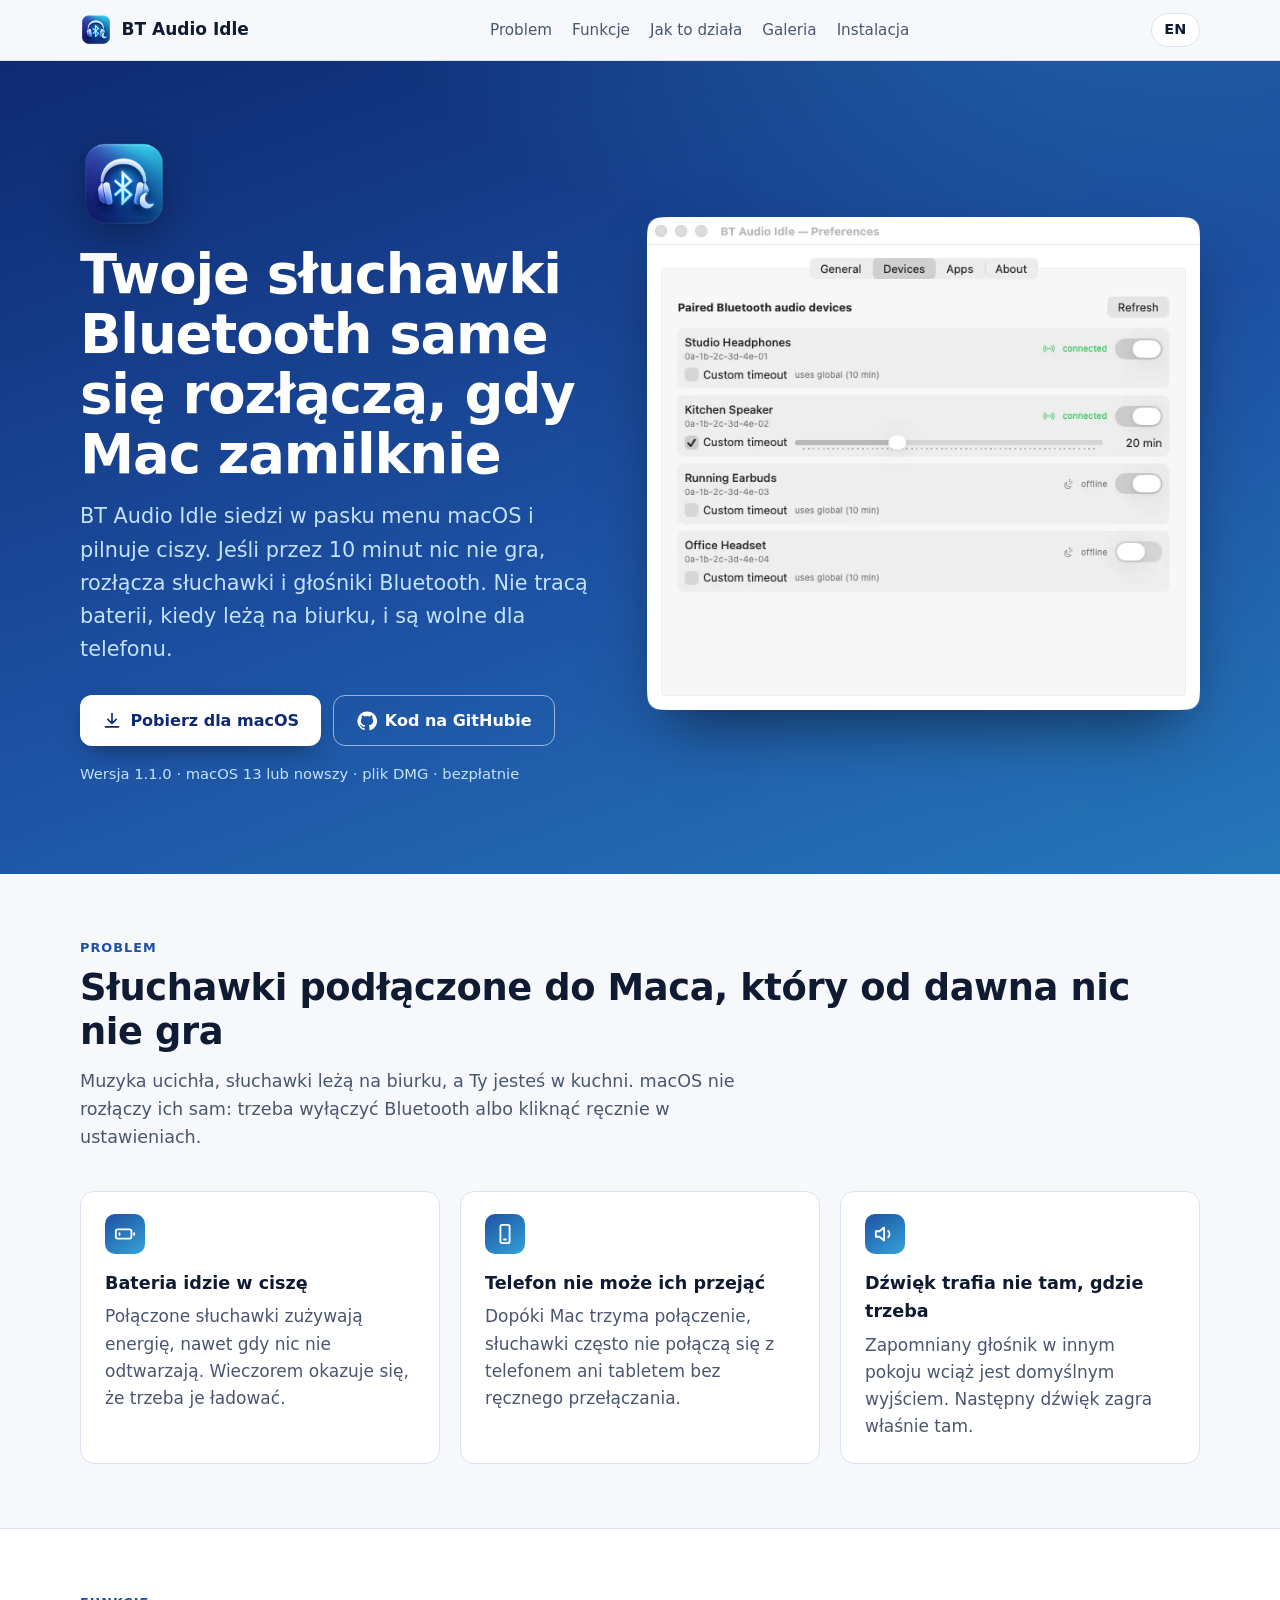
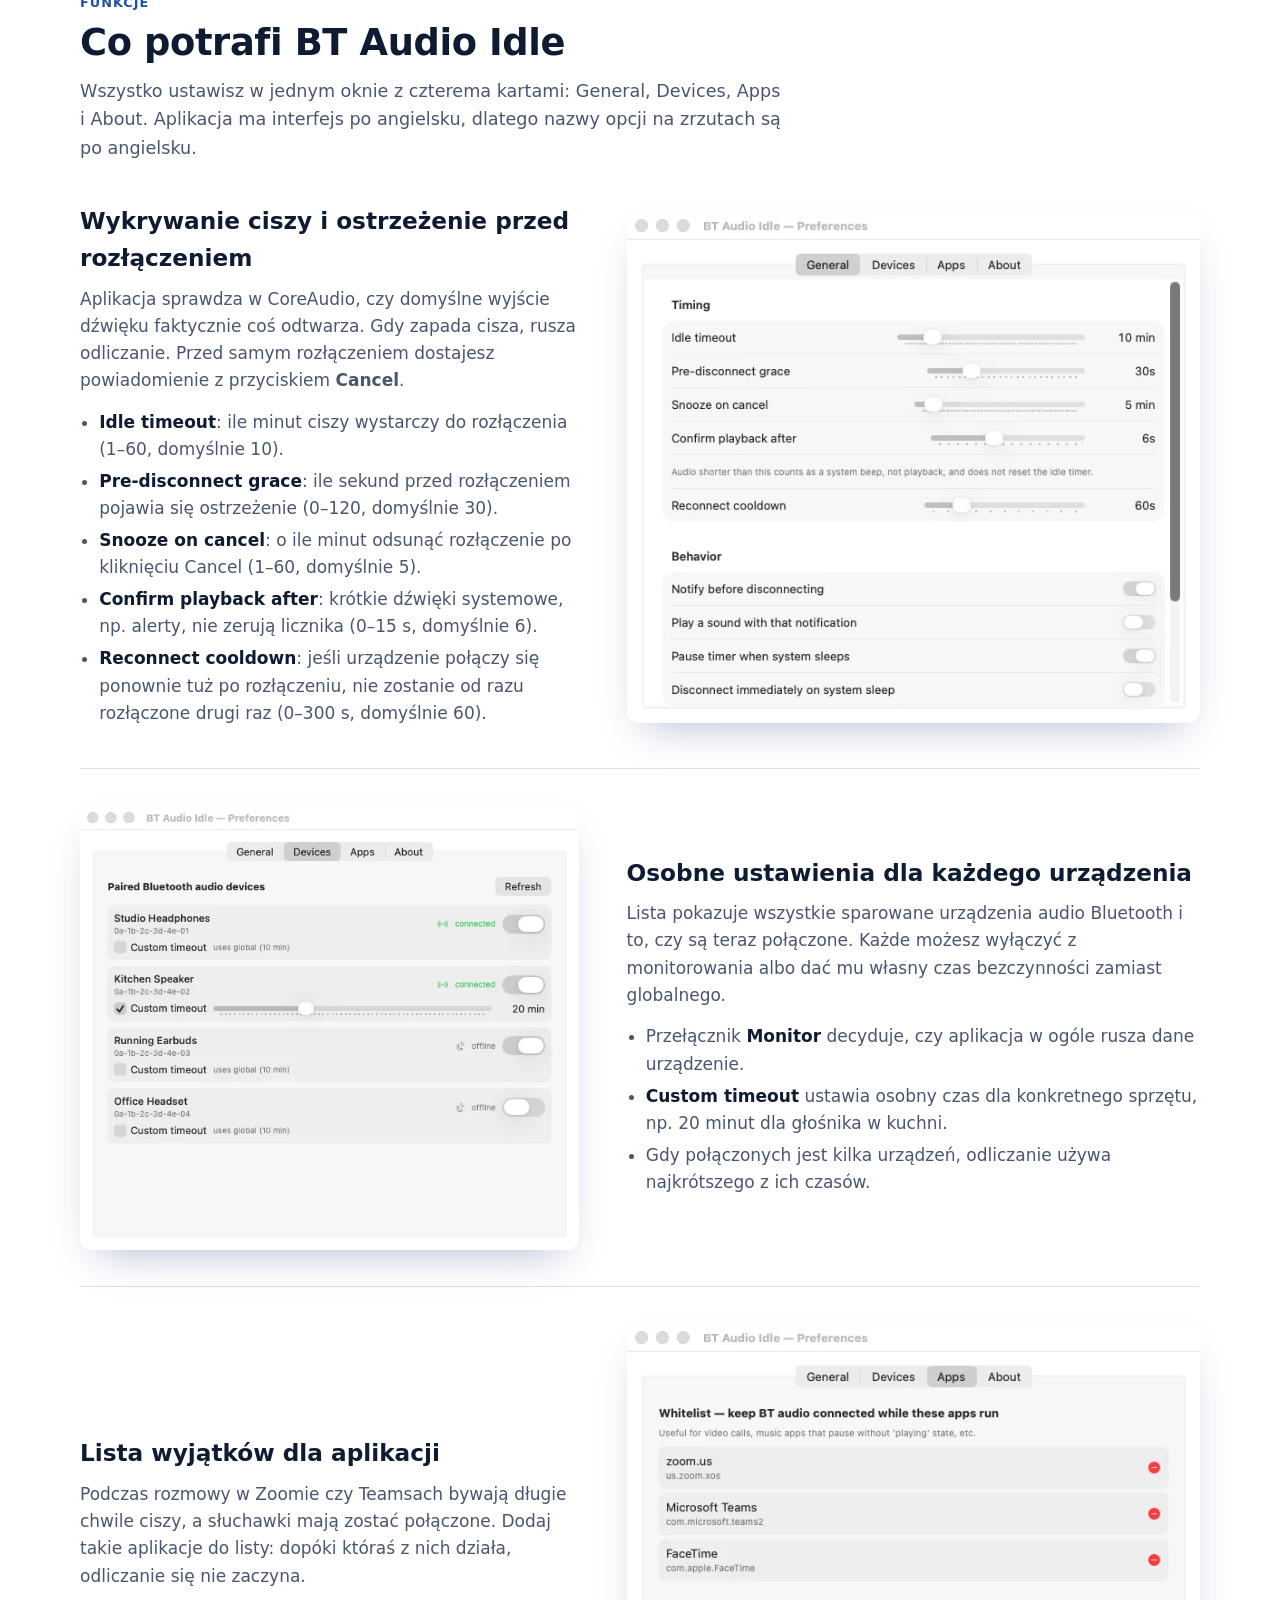
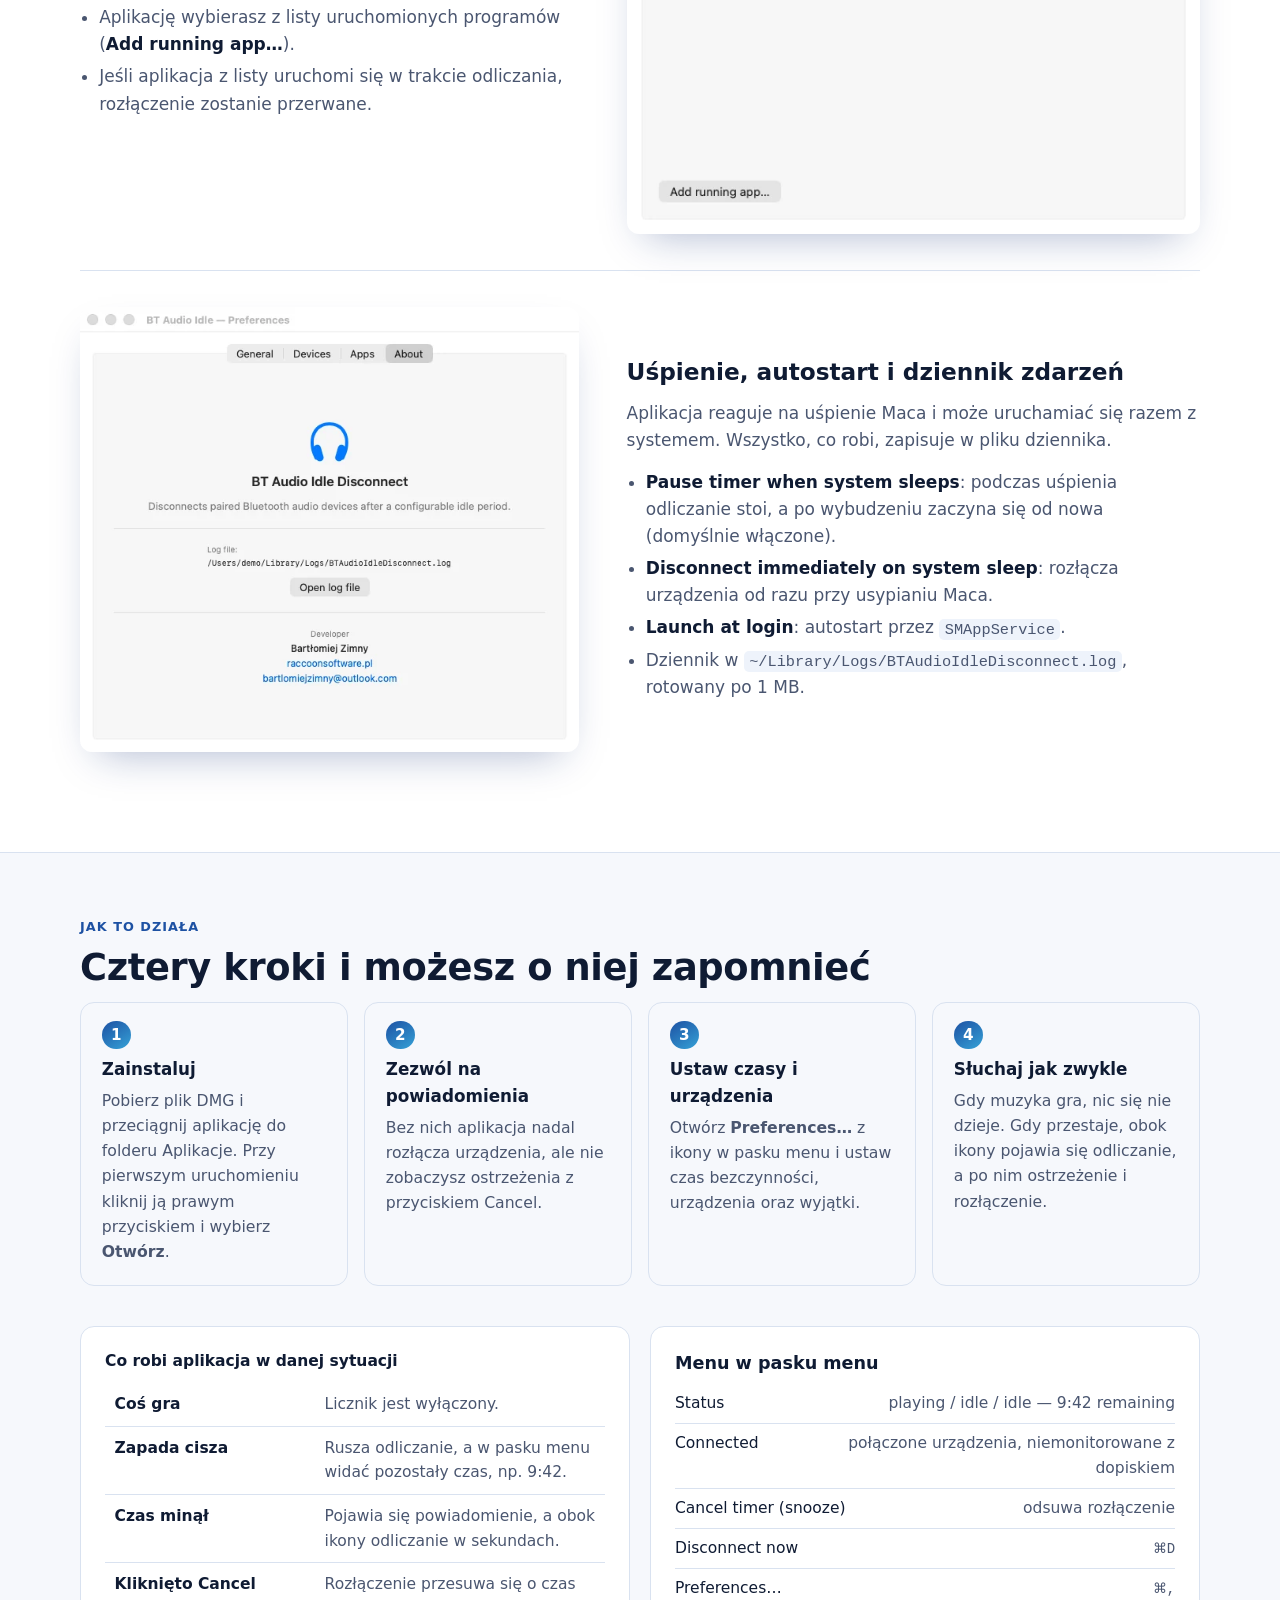
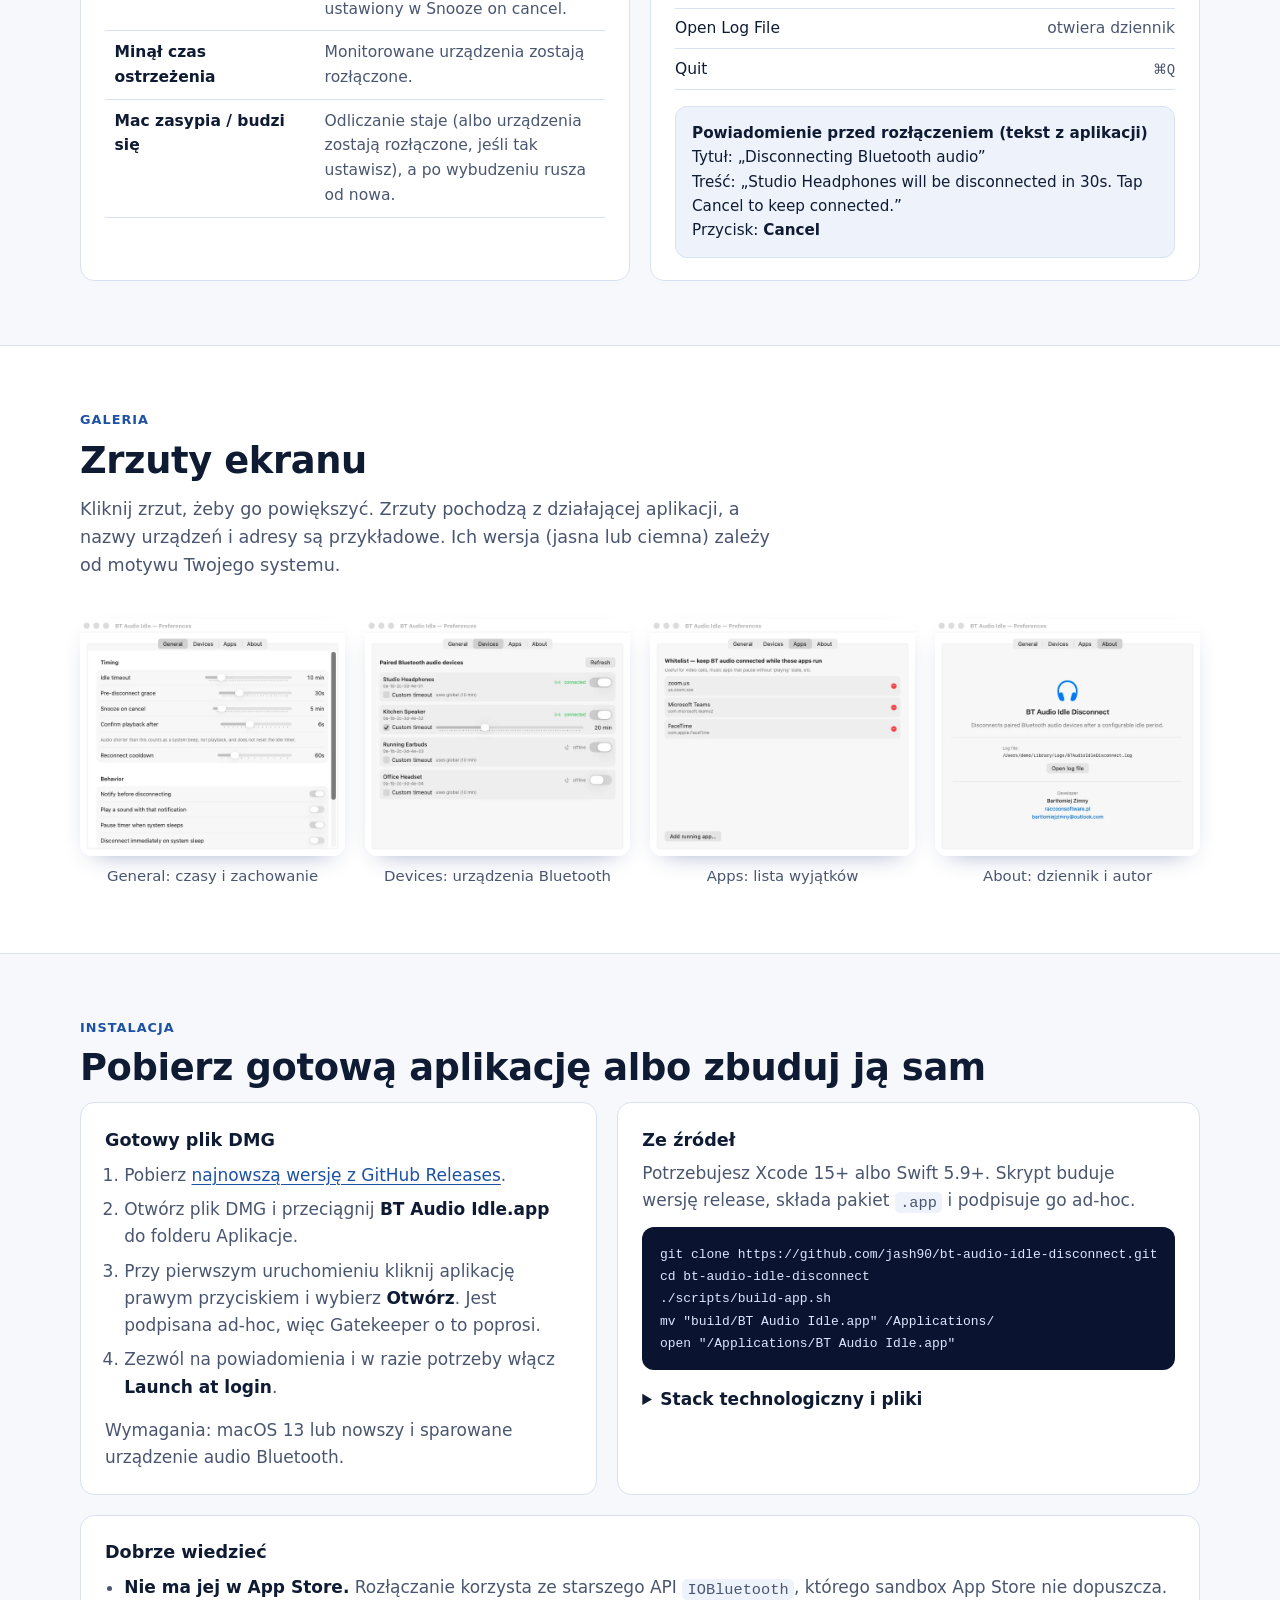
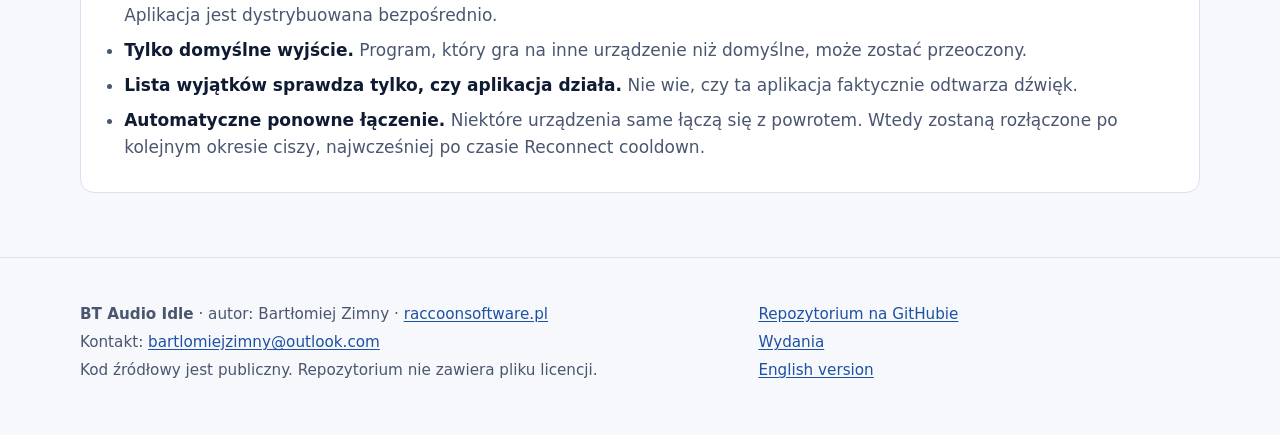
<file: site/index.html>
<!doctype html>
<html lang="pl">
<head>
  <meta charset="utf-8">
  <meta name="viewport" content="width=device-width, initial-scale=1">
  <title>BT Audio Idle – słuchawki Bluetooth same się rozłączają, gdy Mac milknie</title>
  <meta name="description" content="Darmowa aplikacja w pasku menu macOS. Gdy przez 10 minut nic nie gra, rozłącza słuchawki i głośniki Bluetooth, a wcześniej wysyła powiadomienie z przyciskiem Cancel.">
  <link rel="canonical" href="https://jash90.github.io/bt-audio-idle-disconnect/">
  <link rel="alternate" hreflang="pl" href="https://jash90.github.io/bt-audio-idle-disconnect/">
  <link rel="alternate" hreflang="en" href="https://jash90.github.io/bt-audio-idle-disconnect/en/">
  <link rel="alternate" hreflang="x-default" href="https://jash90.github.io/bt-audio-idle-disconnect/">
  <meta name="theme-color" content="#0e2a72">

  <meta property="og:type" content="website">
  <meta property="og:site_name" content="BT Audio Idle">
  <meta property="og:locale" content="pl_PL">
  <meta property="og:locale:alternate" content="en_US">
  <meta property="og:title" content="BT Audio Idle – słuchawki Bluetooth same się rozłączają, gdy Mac milknie">
  <meta property="og:description" content="Aplikacja w pasku menu macOS: po okresie ciszy rozłącza słuchawki i głośniki Bluetooth. Z ostrzeżeniem i przyciskiem Cancel.">
  <meta property="og:url" content="https://jash90.github.io/bt-audio-idle-disconnect/">
  <meta property="og:image" content="https://jash90.github.io/bt-audio-idle-disconnect/assets/img/og-image-pl.jpg">
  <meta property="og:image:width" content="1200">
  <meta property="og:image:height" content="630">
  <meta property="og:image:alt" content="Ikona BT Audio Idle i okno ustawień z listą urządzeń Bluetooth">
  <meta name="twitter:card" content="summary_large_image">

  <link rel="icon" type="image/png" href="assets/img/favicon-64.png">
  <link rel="apple-touch-icon" href="assets/img/icon-256.png">
  <link rel="stylesheet" href="assets/css/style.css">
</head>
<body>
  <a class="skip-link" href="#main">Przejdź do treści</a>

  <header class="site-header">
    <div class="container header-inner">
      <a class="brand" href="./">
        <img src="assets/img/favicon-64.png" alt="" width="32" height="32">
        <span>BT Audio Idle</span>
      </a>
      <nav class="main-nav" aria-label="Główna nawigacja">
        <ul>
          <li><a href="#problem">Problem</a></li>
          <li><a href="#funkcje">Funkcje</a></li>
          <li><a href="#jak-to-dziala">Jak to działa</a></li>
          <li><a href="#galeria">Galeria</a></li>
          <li><a href="#instalacja">Instalacja</a></li>
        </ul>
      </nav>
      <a class="lang-switch" href="en/" hreflang="en" lang="en">
        <span aria-hidden="true">EN</span><span class="visually-hidden">English version</span>
      </a>
    </div>
  </header>

  <main id="main">
    <section class="hero" aria-labelledby="hero-title">
      <div class="container hero-grid">
        <div>
          <img class="hero-icon" src="assets/img/icon-256.webp" alt="Ikona aplikacji BT Audio Idle: słuchawki ze znakiem Bluetooth i księżycem" width="88" height="88">
          <h1 id="hero-title">Twoje słuchawki Bluetooth same się rozłączą, gdy Mac zamilknie</h1>
          <p class="lead">BT Audio Idle siedzi w pasku menu macOS i pilnuje ciszy. Jeśli przez 10&nbsp;minut nic nie gra, rozłącza słuchawki i głośniki Bluetooth. Nie tracą baterii, kiedy leżą na biurku, i są wolne dla telefonu.</p>
          <div class="btn-row">
            <a class="btn btn-primary" href="https://github.com/jash90/bt-audio-idle-disconnect/releases/latest">
              <svg viewBox="0 0 24 24" fill="none" stroke="currentColor" stroke-width="2" stroke-linecap="round" stroke-linejoin="round" aria-hidden="true"><path d="M12 3v12m0 0-5-5m5 5 5-5M4 19h16"/></svg>
              Pobierz dla macOS
            </a>
            <a class="btn btn-ghost" href="https://github.com/jash90/bt-audio-idle-disconnect">
              <svg viewBox="0 0 24 24" fill="currentColor" aria-hidden="true"><path d="M12 .5a11.5 11.5 0 0 0-3.64 22.41c.58.1.79-.25.79-.56v-2c-3.2.7-3.88-1.37-3.88-1.37-.52-1.33-1.28-1.69-1.28-1.69-1.05-.72.08-.7.08-.7 1.16.08 1.77 1.19 1.77 1.19 1.03 1.77 2.7 1.26 3.36.96.1-.75.4-1.26.73-1.55-2.56-.29-5.25-1.28-5.25-5.69 0-1.26.45-2.29 1.19-3.1-.12-.29-.52-1.46.11-3.05 0 0 .97-.31 3.17 1.18a11 11 0 0 1 5.77 0c2.2-1.49 3.17-1.18 3.17-1.18.63 1.59.23 2.76.11 3.05.74.81 1.19 1.84 1.19 3.1 0 4.42-2.7 5.39-5.27 5.68.41.36.78 1.06.78 2.14v3.17c0 .31.21.67.8.56A11.5 11.5 0 0 0 12 .5Z"/></svg>
              Kod na GitHubie
            </a>
          </div>
          <p class="hero-meta">Wersja 1.1.0 · macOS 13 lub nowszy · plik DMG · bezpłatnie</p>
        </div>
        <div class="hero-shot">
          <picture>
            <source srcset="assets/screenshots/preferences-devices-dark.webp" media="(prefers-color-scheme: dark)">
            <img src="assets/screenshots/preferences-devices-light.webp" width="632" height="564" alt="Karta Devices w ustawieniach BT Audio Idle: cztery sparowane urządzenia audio, każde z przełącznikiem monitorowania i opcją własnego czasu bezczynności">
          </picture>
        </div>
      </div>
    </section>

    <section id="problem" class="section" aria-labelledby="problem-title">
      <div class="container">
        <p class="eyebrow">Problem</p>
        <h2 id="problem-title">Słuchawki podłączone do Maca, który od dawna nic nie gra</h2>
        <p class="section-intro">Muzyka ucichła, słuchawki leżą na biurku, a Ty jesteś w kuchni. macOS nie rozłączy ich sam: trzeba wyłączyć Bluetooth albo kliknąć ręcznie w ustawieniach.</p>
        <div class="problem-grid">
          <article class="card">
            <div class="icon"><svg viewBox="0 0 24 24" fill="none" stroke="currentColor" stroke-width="2" stroke-linecap="round" stroke-linejoin="round" aria-hidden="true"><rect x="2" y="7" width="17" height="10" rx="2"/><path d="M22 11v2M6 11v2"/></svg></div>
            <h3>Bateria idzie w ciszę</h3>
            <p>Połączone słuchawki zużywają energię, nawet gdy nic nie odtwarzają. Wieczorem okazuje się, że trzeba je ładować.</p>
          </article>
          <article class="card">
            <div class="icon"><svg viewBox="0 0 24 24" fill="none" stroke="currentColor" stroke-width="2" stroke-linecap="round" stroke-linejoin="round" aria-hidden="true"><rect x="7" y="2" width="10" height="20" rx="2"/><path d="M11 18h2"/></svg></div>
            <h3>Telefon nie może ich przejąć</h3>
            <p>Dopóki Mac trzyma połączenie, słuchawki często nie połączą się z telefonem ani tabletem bez ręcznego przełączania.</p>
          </article>
          <article class="card">
            <div class="icon"><svg viewBox="0 0 24 24" fill="none" stroke="currentColor" stroke-width="2" stroke-linecap="round" stroke-linejoin="round" aria-hidden="true"><path d="M11 5 6 9H2v6h4l5 4V5Z"/><path d="M15.5 8.5a5 5 0 0 1 0 7"/></svg></div>
            <h3>Dźwięk trafia nie tam, gdzie trzeba</h3>
            <p>Zapomniany głośnik w innym pokoju wciąż jest domyślnym wyjściem. Następny dźwięk zagra właśnie tam.</p>
          </article>
        </div>
      </div>
    </section>

    <section id="funkcje" class="section section-alt" aria-labelledby="features-title">
      <div class="container">
        <p class="eyebrow">Funkcje</p>
        <h2 id="features-title">Co potrafi BT Audio Idle</h2>
        <p class="section-intro">Wszystko ustawisz w jednym oknie z czterema kartami: General, Devices, Apps i About. Aplikacja ma interfejs po angielsku, dlatego nazwy opcji na zrzutach są po angielsku.</p>

        <div class="feature">
          <div class="feature-text">
            <h3>Wykrywanie ciszy i ostrzeżenie przed rozłączeniem</h3>
            <p>Aplikacja sprawdza w CoreAudio, czy domyślne wyjście dźwięku faktycznie coś odtwarza. Gdy zapada cisza, rusza odliczanie. Przed samym rozłączeniem dostajesz powiadomienie z przyciskiem <strong>Cancel</strong>.</p>
            <ul>
              <li><strong>Idle timeout</strong>: ile minut ciszy wystarczy do rozłączenia (1–60, domyślnie 10).</li>
              <li><strong>Pre-disconnect grace</strong>: ile sekund przed rozłączeniem pojawia się ostrzeżenie (0–120, domyślnie 30).</li>
              <li><strong>Snooze on cancel</strong>: o ile minut odsunąć rozłączenie po kliknięciu Cancel (1–60, domyślnie 5).</li>
              <li><strong>Confirm playback after</strong>: krótkie dźwięki systemowe, np. alerty, nie zerują licznika (0–15&nbsp;s, domyślnie 6).</li>
              <li><strong>Reconnect cooldown</strong>: jeśli urządzenie połączy się ponownie tuż po rozłączeniu, nie zostanie od razu rozłączone drugi raz (0–300&nbsp;s, domyślnie 60).</li>
            </ul>
          </div>
          <button type="button" class="shot-button" data-caption="Karta General: czasy i zachowanie">
            <picture>
              <source srcset="assets/screenshots/preferences-general-dark.webp" media="(prefers-color-scheme: dark)">
              <img src="assets/screenshots/preferences-general-light.webp" width="632" height="564" loading="lazy" alt="Karta General: suwaki Idle timeout 10 min, Pre-disconnect grace 30 s, Snooze on cancel 5 min, Confirm playback after 6 s, Reconnect cooldown 60 s oraz przełączniki powiadomień i uśpienia">
            </picture>
          </button>
        </div>

        <div class="feature reverse">
          <div class="feature-text">
            <h3>Osobne ustawienia dla każdego urządzenia</h3>
            <p>Lista pokazuje wszystkie sparowane urządzenia audio Bluetooth i to, czy są teraz połączone. Każde możesz wyłączyć z monitorowania albo dać mu własny czas bezczynności zamiast globalnego.</p>
            <ul>
              <li>Przełącznik <strong>Monitor</strong> decyduje, czy aplikacja w ogóle rusza dane urządzenie.</li>
              <li><strong>Custom timeout</strong> ustawia osobny czas dla konkretnego sprzętu, np. 20 minut dla głośnika w kuchni.</li>
              <li>Gdy połączonych jest kilka urządzeń, odliczanie używa najkrótszego z ich czasów.</li>
            </ul>
          </div>
          <button type="button" class="shot-button" data-caption="Karta Devices: urządzenia Bluetooth">
            <picture>
              <source srcset="assets/screenshots/preferences-devices-dark.webp" media="(prefers-color-scheme: dark)">
              <img src="assets/screenshots/preferences-devices-light.webp" width="632" height="564" loading="lazy" alt="Karta Devices: Studio Headphones i Kitchen Speaker połączone, Running Earbuds i Office Headset offline; Kitchen Speaker ma własny czas 20 minut, Office Headset ma wyłączone monitorowanie">
            </picture>
          </button>
        </div>

        <div class="feature">
          <div class="feature-text">
            <h3>Lista wyjątków dla aplikacji</h3>
            <p>Podczas rozmowy w Zoomie czy Teamsach bywają długie chwile ciszy, a słuchawki mają zostać połączone. Dodaj takie aplikacje do listy: dopóki któraś z nich działa, odliczanie się nie zaczyna.</p>
            <ul>
              <li>Aplikację wybierasz z listy uruchomionych programów (<strong>Add running app…</strong>).</li>
              <li>Jeśli aplikacja z listy uruchomi się w trakcie odliczania, rozłączenie zostanie przerwane.</li>
            </ul>
          </div>
          <button type="button" class="shot-button" data-caption="Karta Apps: lista wyjątków">
            <picture>
              <source srcset="assets/screenshots/preferences-apps-dark.webp" media="(prefers-color-scheme: dark)">
              <img src="assets/screenshots/preferences-apps-light.webp" width="632" height="564" loading="lazy" alt="Karta Apps: lista wyjątków z aplikacjami zoom.us, Microsoft Teams i FaceTime oraz przycisk Add running app">
            </picture>
          </button>
        </div>

        <div class="feature reverse">
          <div class="feature-text">
            <h3>Uśpienie, autostart i dziennik zdarzeń</h3>
            <p>Aplikacja reaguje na uśpienie Maca i może uruchamiać się razem z systemem. Wszystko, co robi, zapisuje w pliku dziennika.</p>
            <ul>
              <li><strong>Pause timer when system sleeps</strong>: podczas uśpienia odliczanie stoi, a po wybudzeniu zaczyna się od nowa (domyślnie włączone).</li>
              <li><strong>Disconnect immediately on system sleep</strong>: rozłącza urządzenia od razu przy usypianiu Maca.</li>
              <li><strong>Launch at login</strong>: autostart przez <code>SMAppService</code>.</li>
              <li>Dziennik w <code>~/Library/Logs/BTAudioIdleDisconnect.log</code>, rotowany po 1&nbsp;MB.</li>
            </ul>
          </div>
          <button type="button" class="shot-button" data-caption="Karta About: plik dziennika i autor">
            <picture>
              <source srcset="assets/screenshots/preferences-about-dark.webp" media="(prefers-color-scheme: dark)">
              <img src="assets/screenshots/preferences-about-light.webp" width="632" height="564" loading="lazy" alt="Karta About: nazwa BT Audio Idle Disconnect, ścieżka pliku dziennika z przyciskiem Open log file oraz dane autora">
            </picture>
          </button>
        </div>
      </div>
    </section>

    <section id="jak-to-dziala" class="section" aria-labelledby="how-title">
      <div class="container">
        <p class="eyebrow">Jak to działa</p>
        <h2 id="how-title">Cztery kroki i możesz o niej zapomnieć</h2>
        <ol class="steps">
          <li>
            <h3>Zainstaluj</h3>
            <p>Pobierz plik DMG i przeciągnij aplikację do folderu Aplikacje. Przy pierwszym uruchomieniu kliknij ją prawym przyciskiem i wybierz <strong>Otwórz</strong>.</p>
          </li>
          <li>
            <h3>Zezwól na powiadomienia</h3>
            <p>Bez nich aplikacja nadal rozłącza urządzenia, ale nie zobaczysz ostrzeżenia z przyciskiem Cancel.</p>
          </li>
          <li>
            <h3>Ustaw czasy i urządzenia</h3>
            <p>Otwórz <strong>Preferences…</strong> z ikony w pasku menu i ustaw czas bezczynności, urządzenia oraz wyjątki.</p>
          </li>
          <li>
            <h3>Słuchaj jak zwykle</h3>
            <p>Gdy muzyka gra, nic się nie dzieje. Gdy przestaje, obok ikony pojawia się odliczanie, a po nim ostrzeżenie i rozłączenie.</p>
          </li>
        </ol>

        <div class="flow">
          <div class="card">
            <table class="flow-table">
              <caption>Co robi aplikacja w danej sytuacji</caption>
              <tbody>
                <tr><th scope="row">Coś gra</th><td>Licznik jest wyłączony.</td></tr>
                <tr><th scope="row">Zapada cisza</th><td>Rusza odliczanie, a w pasku menu widać pozostały czas, np. 9:42.</td></tr>
                <tr><th scope="row">Czas minął</th><td>Pojawia się powiadomienie, a obok ikony odliczanie w sekundach.</td></tr>
                <tr><th scope="row">Kliknięto Cancel</th><td>Rozłączenie przesuwa się o czas ustawiony w Snooze on cancel.</td></tr>
                <tr><th scope="row">Minął czas ostrzeżenia</th><td>Monitorowane urządzenia zostają rozłączone.</td></tr>
                <tr><th scope="row">Mac zasypia / budzi się</th><td>Odliczanie staje (albo urządzenia zostają rozłączone, jeśli tak ustawisz), a po wybudzeniu rusza od nowa.</td></tr>
              </tbody>
            </table>
          </div>
          <div class="card">
            <h3>Menu w pasku menu</h3>
            <ul class="menu-list">
              <li><span>Status</span><span>playing / idle / idle — 9:42 remaining</span></li>
              <li><span>Connected</span><span>połączone urządzenia, niemonitorowane z dopiskiem</span></li>
              <li><span>Cancel timer (snooze)</span><span>odsuwa rozłączenie</span></li>
              <li><span>Disconnect now</span><span><kbd>⌘D</kbd></span></li>
              <li><span>Preferences…</span><span><kbd>⌘,</kbd></span></li>
              <li><span>Open Log File</span><span>otwiera dziennik</span></li>
              <li><span>Quit</span><span><kbd>⌘Q</kbd></span></li>
            </ul>
            <div class="notif" role="note">
              <strong>Powiadomienie przed rozłączeniem (tekst z aplikacji)</strong>
              Tytuł: „Disconnecting Bluetooth audio”<br>
              Treść: „Studio Headphones will be disconnected in 30s. Tap Cancel to keep connected.”<br>
              Przycisk: <strong style="display:inline">Cancel</strong>
            </div>
          </div>
        </div>
      </div>
    </section>

    <section id="galeria" class="section section-alt" aria-labelledby="gallery-title">
      <div class="container">
        <p class="eyebrow">Galeria</p>
        <h2 id="gallery-title">Zrzuty ekranu</h2>
        <p class="section-intro">Kliknij zrzut, żeby go powiększyć. Zrzuty pochodzą z działającej aplikacji, a nazwy urządzeń i adresy są przykładowe. Ich wersja (jasna lub ciemna) zależy od motywu Twojego systemu.</p>
        <ul class="gallery">
          <li><figure>
            <button type="button" class="shot-button" data-caption="General: czasy i zachowanie">
              <picture>
                <source srcset="assets/screenshots/preferences-general-dark.webp" media="(prefers-color-scheme: dark)">
                <img src="assets/screenshots/preferences-general-light.webp" width="632" height="564" loading="lazy" alt="Karta General z suwakami czasów i przełącznikami zachowania">
              </picture>
            </button>
            <figcaption>General: czasy i zachowanie</figcaption>
          </figure></li>
          <li><figure>
            <button type="button" class="shot-button" data-caption="Devices: urządzenia Bluetooth">
              <picture>
                <source srcset="assets/screenshots/preferences-devices-dark.webp" media="(prefers-color-scheme: dark)">
                <img src="assets/screenshots/preferences-devices-light.webp" width="632" height="564" loading="lazy" alt="Karta Devices z czterema sparowanymi urządzeniami audio">
              </picture>
            </button>
            <figcaption>Devices: urządzenia Bluetooth</figcaption>
          </figure></li>
          <li><figure>
            <button type="button" class="shot-button" data-caption="Apps: lista wyjątków">
              <picture>
                <source srcset="assets/screenshots/preferences-apps-dark.webp" media="(prefers-color-scheme: dark)">
                <img src="assets/screenshots/preferences-apps-light.webp" width="632" height="564" loading="lazy" alt="Karta Apps z trzema aplikacjami na liście wyjątków">
              </picture>
            </button>
            <figcaption>Apps: lista wyjątków</figcaption>
          </figure></li>
          <li><figure>
            <button type="button" class="shot-button" data-caption="About: dziennik i autor">
              <picture>
                <source srcset="assets/screenshots/preferences-about-dark.webp" media="(prefers-color-scheme: dark)">
                <img src="assets/screenshots/preferences-about-light.webp" width="632" height="564" loading="lazy" alt="Karta About ze ścieżką pliku dziennika i danymi autora">
              </picture>
            </button>
            <figcaption>About: dziennik i autor</figcaption>
          </figure></li>
        </ul>
      </div>
    </section>

    <section id="instalacja" class="section" aria-labelledby="install-title">
      <div class="container">
        <p class="eyebrow">Instalacja</p>
        <h2 id="install-title">Pobierz gotową aplikację albo zbuduj ją sam</h2>
        <div class="install-grid">
          <div class="card">
            <h3>Gotowy plik DMG</h3>
            <ol>
              <li>Pobierz <a href="https://github.com/jash90/bt-audio-idle-disconnect/releases/latest">najnowszą wersję z GitHub Releases</a>.</li>
              <li>Otwórz plik DMG i przeciągnij <strong>BT Audio Idle.app</strong> do folderu Aplikacje.</li>
              <li>Przy pierwszym uruchomieniu kliknij aplikację prawym przyciskiem i wybierz <strong>Otwórz</strong>. Jest podpisana ad-hoc, więc Gatekeeper o to poprosi.</li>
              <li>Zezwól na powiadomienia i w razie potrzeby włącz <strong>Launch at login</strong>.</li>
            </ol>
            <p class="muted" style="margin-top:1rem">Wymagania: macOS 13 lub nowszy i sparowane urządzenie audio Bluetooth.</p>
          </div>
          <div class="card">
            <h3>Ze źródeł</h3>
            <p class="muted">Potrzebujesz Xcode 15+ albo Swift 5.9+. Skrypt buduje wersję release, składa pakiet <code>.app</code> i podpisuje go ad-hoc.</p>
<pre><code>git clone https://github.com/jash90/bt-audio-idle-disconnect.git
cd bt-audio-idle-disconnect
./scripts/build-app.sh
mv "build/BT Audio Idle.app" /Applications/
open "/Applications/BT Audio Idle.app"</code></pre>
            <details>
              <summary>Stack technologiczny i pliki</summary>
              <ul class="stack">
                <li>Swift 5.9 · SwiftPM</li><li>AppKit (NSStatusItem)</li><li>SwiftUI</li><li>CoreAudio</li>
                <li>IOBluetooth</li><li>UserNotifications</li><li>ServiceManagement</li>
              </ul>
              <p class="muted">Ustawienia: <code>~/Library/Application Support/BTAudioIdleDisconnect/settings.json</code>. Dziennik: <code>~/Library/Logs/BTAudioIdleDisconnect.log</code>. Obraz DMG tworzy <code>./scripts/build-dmg.sh</code>.</p>
            </details>
          </div>
        </div>

        <div class="card" style="margin-top:1.25rem">
          <h3>Dobrze wiedzieć</h3>
          <ul class="limits">
            <li><strong>Nie ma jej w App Store.</strong> Rozłączanie korzysta ze starszego API <code>IOBluetooth</code>, którego sandbox App Store nie dopuszcza. Aplikacja jest dystrybuowana bezpośrednio.</li>
            <li><strong>Tylko domyślne wyjście.</strong> Program, który gra na inne urządzenie niż domyślne, może zostać przeoczony.</li>
            <li><strong>Lista wyjątków sprawdza tylko, czy aplikacja działa.</strong> Nie wie, czy ta aplikacja faktycznie odtwarza dźwięk.</li>
            <li><strong>Automatyczne ponowne łączenie.</strong> Niektóre urządzenia same łączą się z powrotem. Wtedy zostaną rozłączone po kolejnym okresie ciszy, najwcześniej po czasie Reconnect cooldown.</li>
          </ul>
        </div>
      </div>
    </section>
  </main>

  <footer class="site-footer">
    <div class="container footer-grid">
      <div>
        <p><strong>BT Audio Idle</strong> · autor: Bartłomiej Zimny · <a href="https://raccoonsoftware.pl">raccoonsoftware.pl</a></p>
        <p>Kontakt: <a href="mailto:bartlomiejzimny@outlook.com">bartlomiejzimny@outlook.com</a></p>
        <p>Kod źródłowy jest publiczny. Repozytorium nie zawiera pliku licencji.</p>
      </div>
      <ul>
        <li><a href="https://github.com/jash90/bt-audio-idle-disconnect">Repozytorium na GitHubie</a></li>
        <li><a href="https://github.com/jash90/bt-audio-idle-disconnect/releases">Wydania</a></li>
        <li><a href="en/" hreflang="en" lang="en">English version</a></li>
      </ul>
    </div>
  </footer>

  <dialog class="lightbox" id="lightbox" aria-label="Powiększony zrzut ekranu">
    <button type="button" class="lightbox-close" aria-label="Zamknij">×</button>
    <img alt="">
    <p></p>
  </dialog>

  <script src="assets/js/main.js" defer></script>
</body>
</html>
</file>
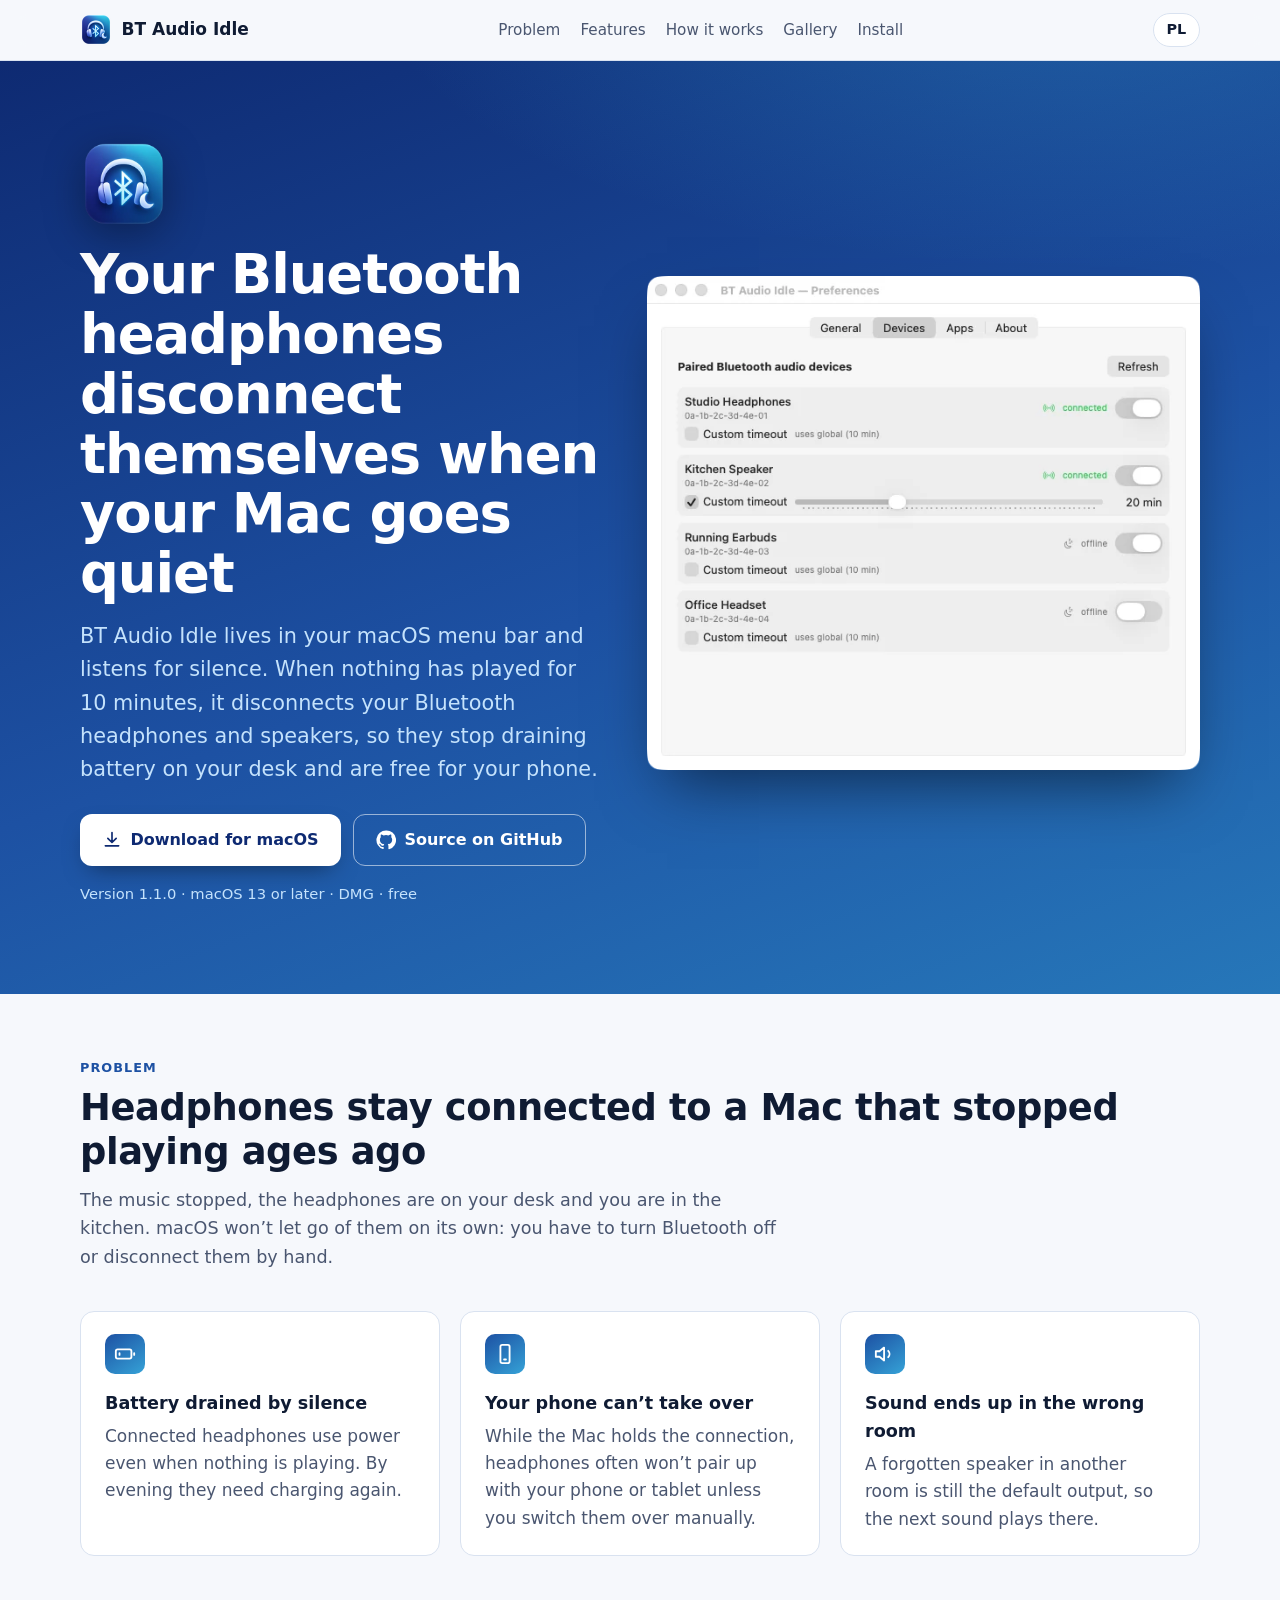
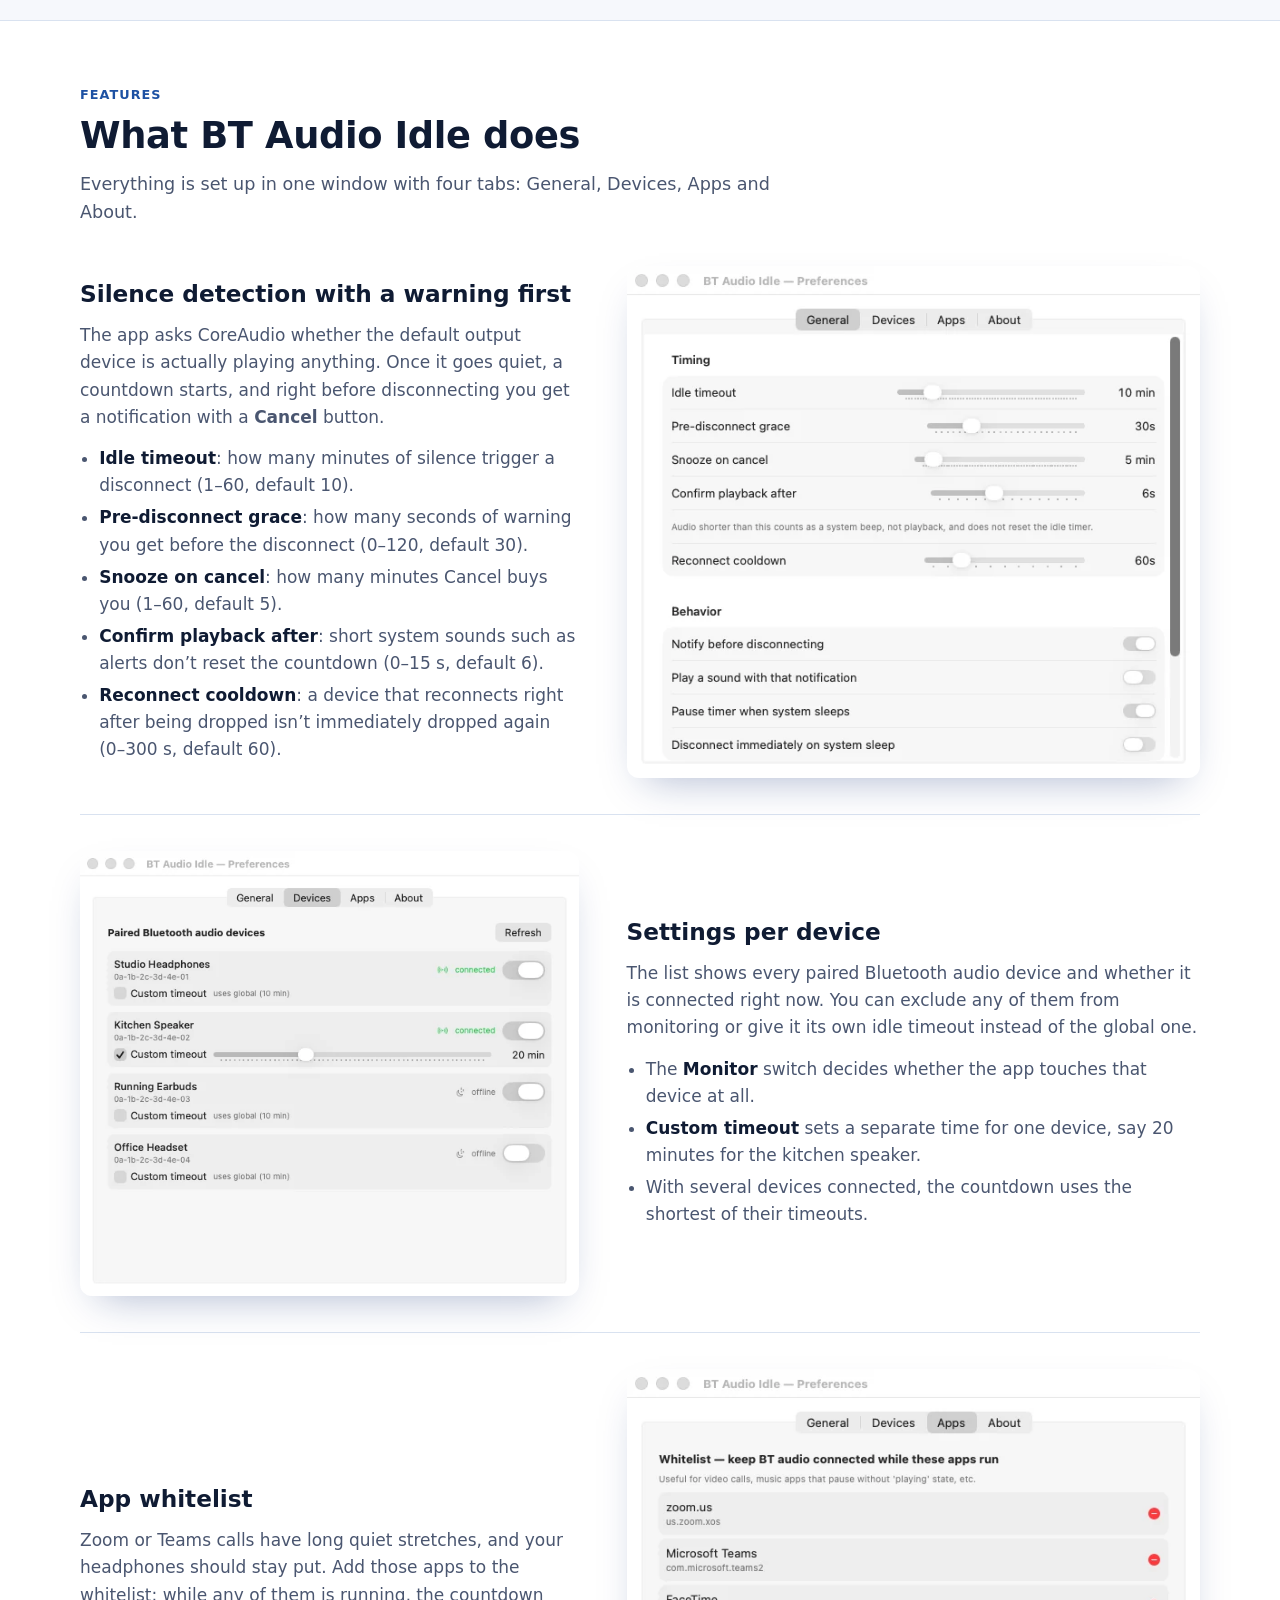
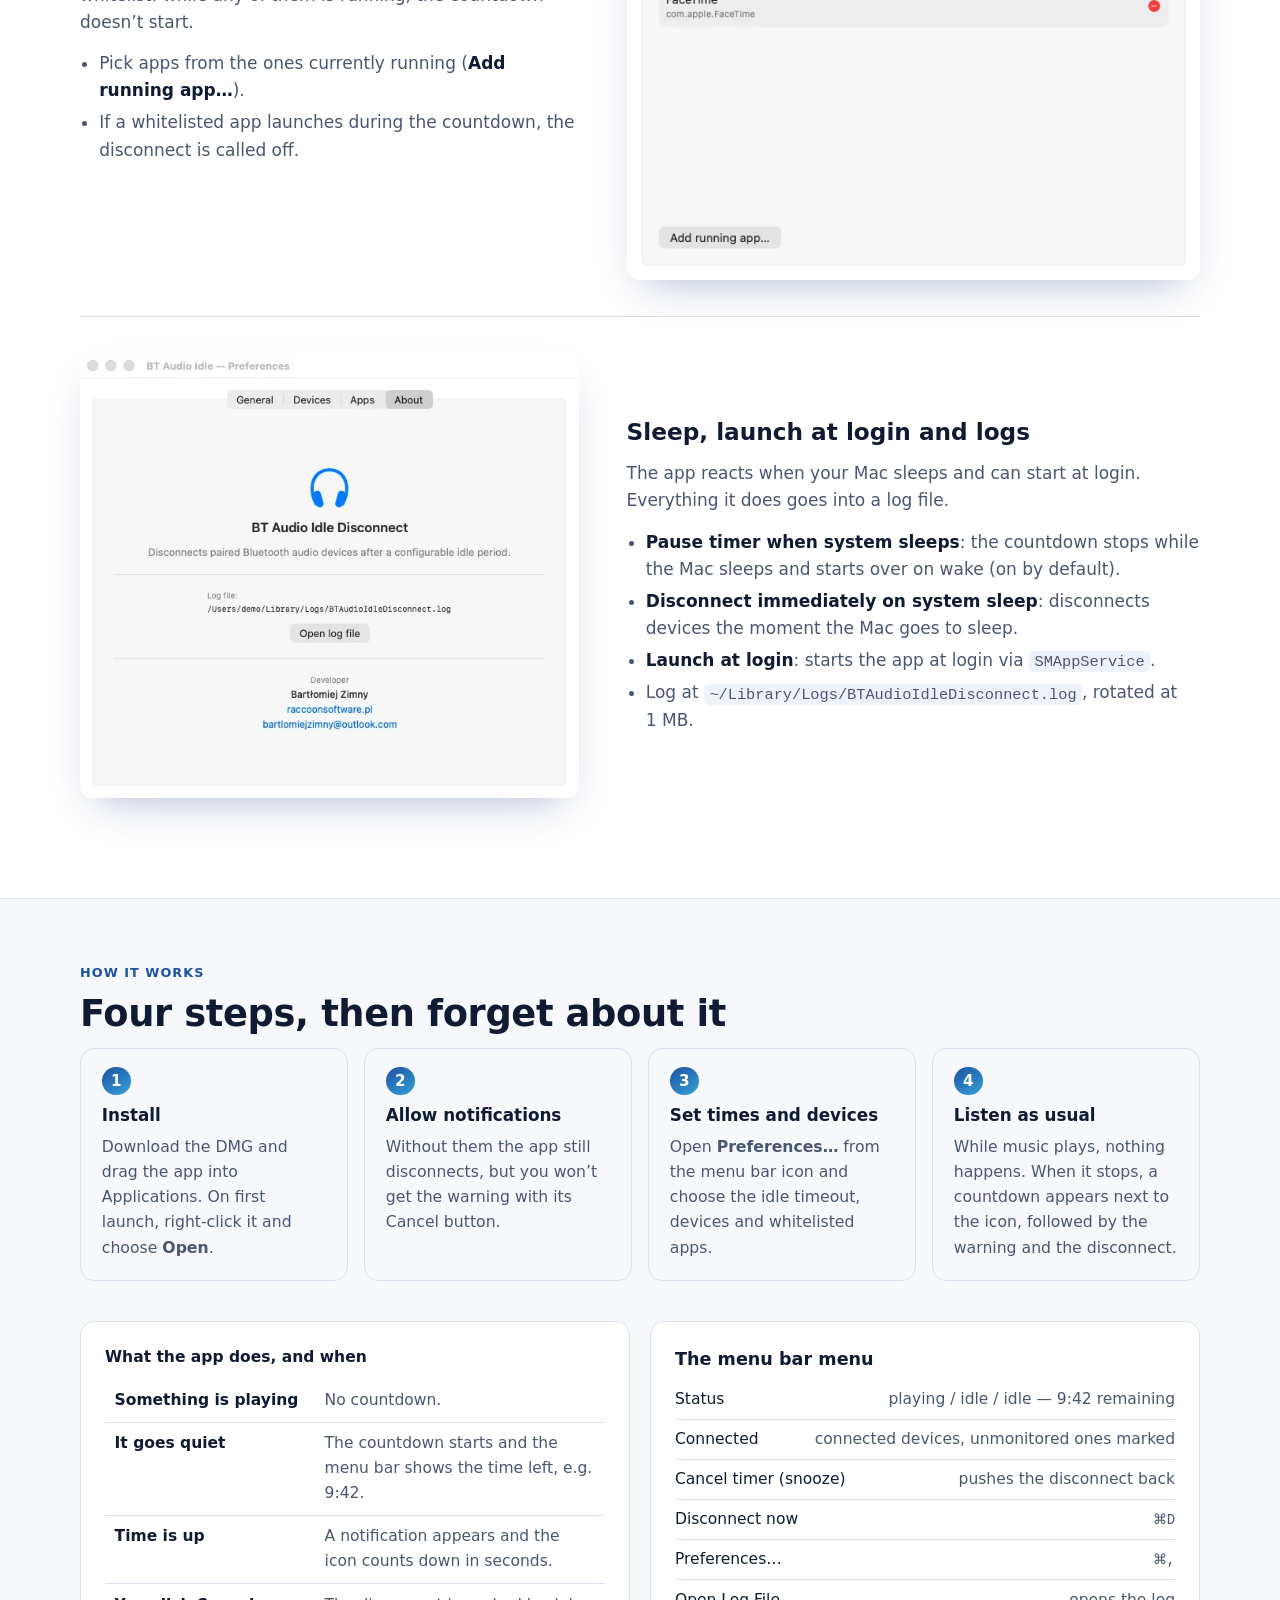
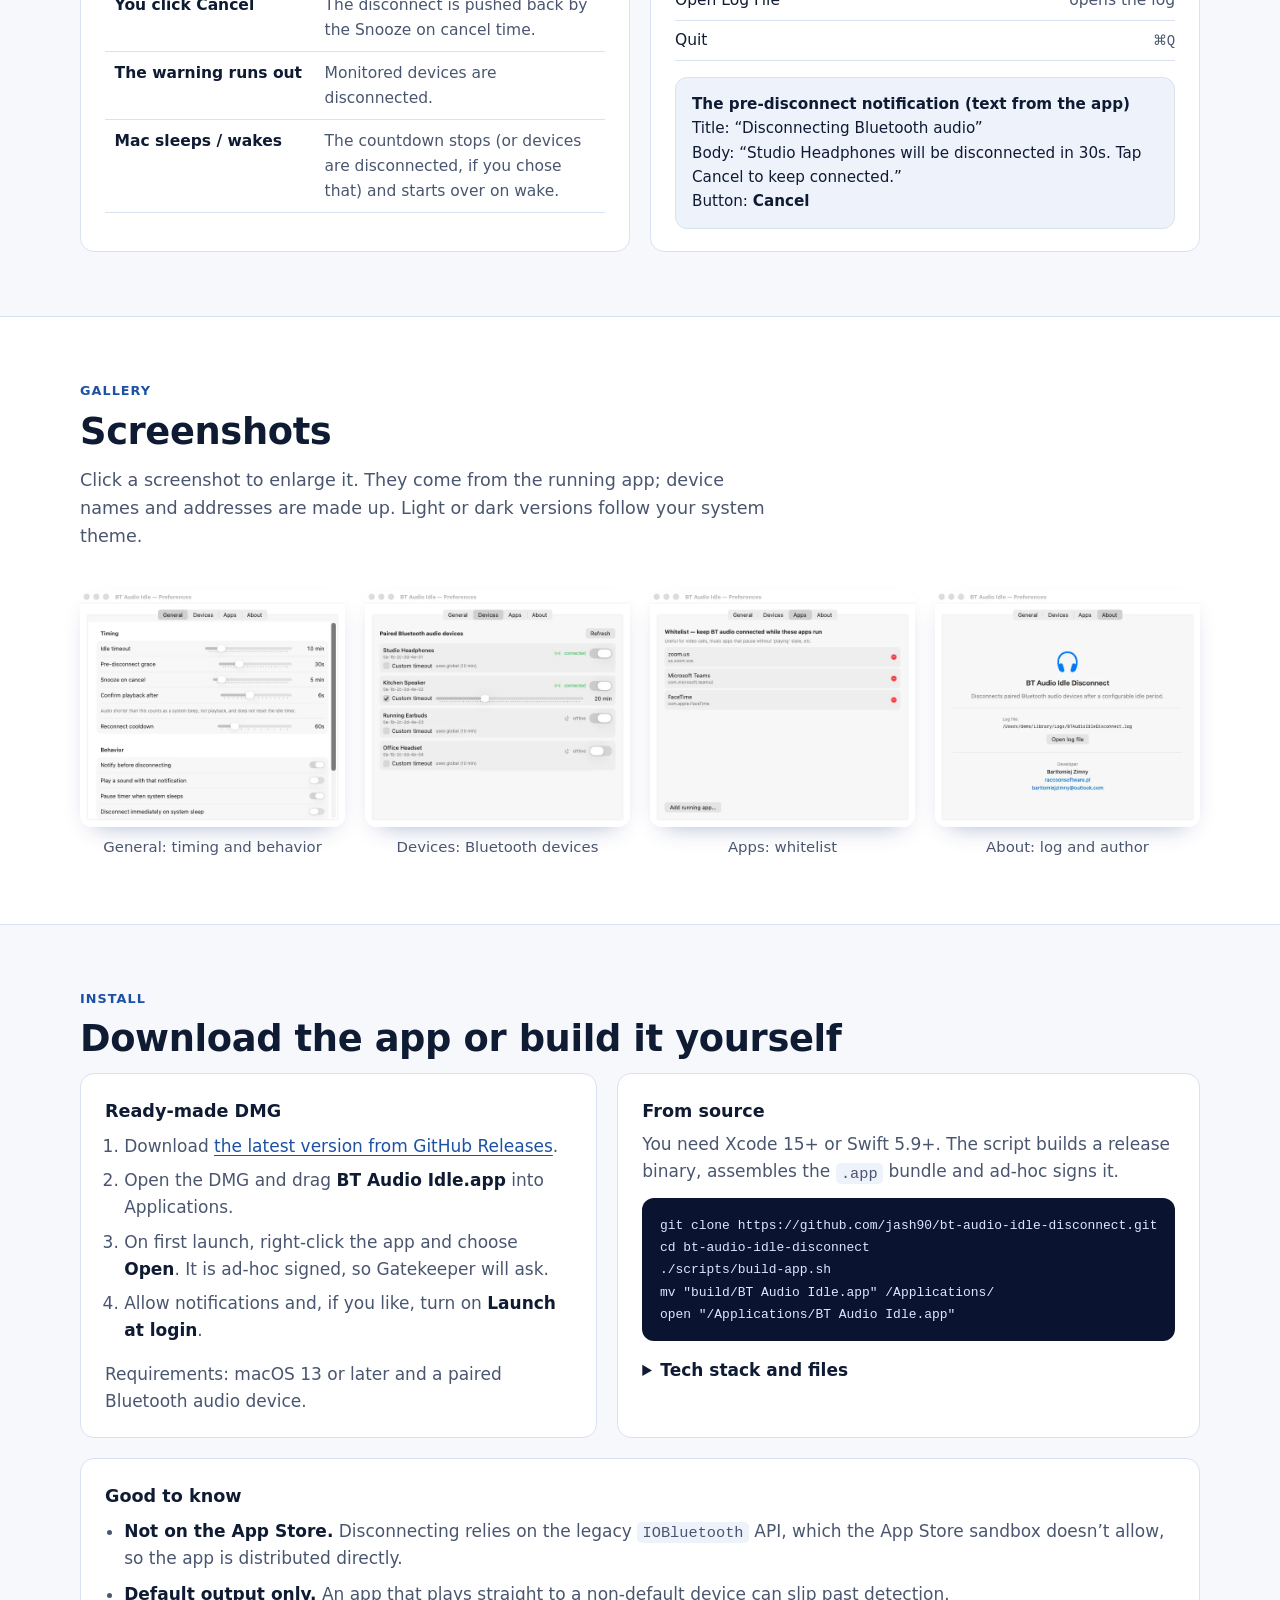
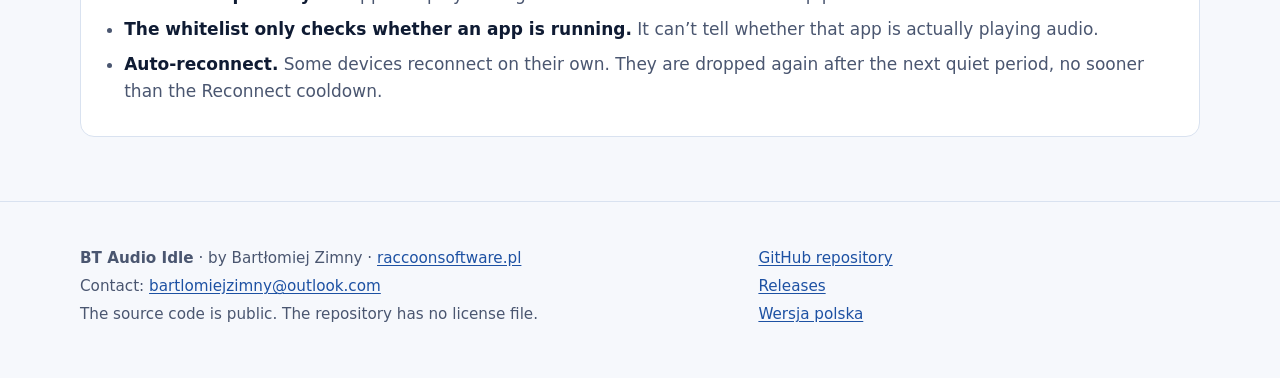
<file: site/en/index.html>
<!doctype html>
<html lang="en">
<head>
  <meta charset="utf-8">
  <meta name="viewport" content="width=device-width, initial-scale=1">
  <title>BT Audio Idle – Bluetooth headphones that disconnect when your Mac goes quiet</title>
  <meta name="description" content="A free macOS menu bar app. After 10 minutes of silence it disconnects your Bluetooth headphones and speakers, with a heads-up notification and a Cancel button first.">
  <link rel="canonical" href="https://jash90.github.io/bt-audio-idle-disconnect/en/">
  <link rel="alternate" hreflang="pl" href="https://jash90.github.io/bt-audio-idle-disconnect/">
  <link rel="alternate" hreflang="en" href="https://jash90.github.io/bt-audio-idle-disconnect/en/">
  <link rel="alternate" hreflang="x-default" href="https://jash90.github.io/bt-audio-idle-disconnect/">
  <meta name="theme-color" content="#0e2a72">

  <meta property="og:type" content="website">
  <meta property="og:site_name" content="BT Audio Idle">
  <meta property="og:locale" content="en_US">
  <meta property="og:locale:alternate" content="pl_PL">
  <meta property="og:title" content="BT Audio Idle – Bluetooth headphones that disconnect when your Mac goes quiet">
  <meta property="og:description" content="A macOS menu bar app that disconnects Bluetooth headphones and speakers once nothing has played for a while. With a warning and a Cancel button.">
  <meta property="og:url" content="https://jash90.github.io/bt-audio-idle-disconnect/en/">
  <meta property="og:image" content="https://jash90.github.io/bt-audio-idle-disconnect/assets/img/og-image-en.jpg">
  <meta property="og:image:width" content="1200">
  <meta property="og:image:height" content="630">
  <meta property="og:image:alt" content="The BT Audio Idle icon and its preferences window listing Bluetooth devices">
  <meta name="twitter:card" content="summary_large_image">

  <link rel="icon" type="image/png" href="../assets/img/favicon-64.png">
  <link rel="apple-touch-icon" href="../assets/img/icon-256.png">
  <link rel="stylesheet" href="../assets/css/style.css">
</head>
<body>
  <a class="skip-link" href="#main">Skip to content</a>

  <header class="site-header">
    <div class="container header-inner">
      <a class="brand" href="./">
        <img src="../assets/img/favicon-64.png" alt="" width="32" height="32">
        <span>BT Audio Idle</span>
      </a>
      <nav class="main-nav" aria-label="Main navigation">
        <ul>
          <li><a href="#problem">Problem</a></li>
          <li><a href="#features">Features</a></li>
          <li><a href="#how-it-works">How it works</a></li>
          <li><a href="#gallery">Gallery</a></li>
          <li><a href="#install">Install</a></li>
        </ul>
      </nav>
      <a class="lang-switch" href="../" hreflang="pl" lang="pl">
        <span aria-hidden="true">PL</span><span class="visually-hidden">Wersja polska</span>
      </a>
    </div>
  </header>

  <main id="main">
    <section class="hero" aria-labelledby="hero-title">
      <div class="container hero-grid">
        <div>
          <img class="hero-icon" src="../assets/img/icon-256.webp" alt="BT Audio Idle app icon: headphones with a Bluetooth symbol and a crescent moon" width="88" height="88">
          <h1 id="hero-title">Your Bluetooth headphones disconnect themselves when your Mac goes quiet</h1>
          <p class="lead">BT Audio Idle lives in your macOS menu bar and listens for silence. When nothing has played for 10&nbsp;minutes, it disconnects your Bluetooth headphones and speakers, so they stop draining battery on your desk and are free for your phone.</p>
          <div class="btn-row">
            <a class="btn btn-primary" href="https://github.com/jash90/bt-audio-idle-disconnect/releases/latest">
              <svg viewBox="0 0 24 24" fill="none" stroke="currentColor" stroke-width="2" stroke-linecap="round" stroke-linejoin="round" aria-hidden="true"><path d="M12 3v12m0 0-5-5m5 5 5-5M4 19h16"/></svg>
              Download for macOS
            </a>
            <a class="btn btn-ghost" href="https://github.com/jash90/bt-audio-idle-disconnect">
              <svg viewBox="0 0 24 24" fill="currentColor" aria-hidden="true"><path d="M12 .5a11.5 11.5 0 0 0-3.64 22.41c.58.1.79-.25.79-.56v-2c-3.2.7-3.88-1.37-3.88-1.37-.52-1.33-1.28-1.69-1.28-1.69-1.05-.72.08-.7.08-.7 1.16.08 1.77 1.19 1.77 1.19 1.03 1.77 2.7 1.26 3.36.96.1-.75.4-1.26.73-1.55-2.56-.29-5.25-1.28-5.25-5.69 0-1.26.45-2.29 1.19-3.1-.12-.29-.52-1.46.11-3.05 0 0 .97-.31 3.17 1.18a11 11 0 0 1 5.77 0c2.2-1.49 3.17-1.18 3.17-1.18.63 1.59.23 2.76.11 3.05.74.81 1.19 1.84 1.19 3.1 0 4.42-2.7 5.39-5.27 5.68.41.36.78 1.06.78 2.14v3.17c0 .31.21.67.8.56A11.5 11.5 0 0 0 12 .5Z"/></svg>
              Source on GitHub
            </a>
          </div>
          <p class="hero-meta">Version 1.1.0 · macOS 13 or later · DMG · free</p>
        </div>
        <div class="hero-shot">
          <picture>
            <source srcset="../assets/screenshots/preferences-devices-dark.webp" media="(prefers-color-scheme: dark)">
            <img src="../assets/screenshots/preferences-devices-light.webp" width="632" height="564" alt="The Devices tab in BT Audio Idle preferences: four paired audio devices, each with a monitoring switch and an optional custom idle timeout">
          </picture>
        </div>
      </div>
    </section>

    <section id="problem" class="section" aria-labelledby="problem-title">
      <div class="container">
        <p class="eyebrow">Problem</p>
        <h2 id="problem-title">Headphones stay connected to a Mac that stopped playing ages ago</h2>
        <p class="section-intro">The music stopped, the headphones are on your desk and you are in the kitchen. macOS won’t let go of them on its own: you have to turn Bluetooth off or disconnect them by hand.</p>
        <div class="problem-grid">
          <article class="card">
            <div class="icon"><svg viewBox="0 0 24 24" fill="none" stroke="currentColor" stroke-width="2" stroke-linecap="round" stroke-linejoin="round" aria-hidden="true"><rect x="2" y="7" width="17" height="10" rx="2"/><path d="M22 11v2M6 11v2"/></svg></div>
            <h3>Battery drained by silence</h3>
            <p>Connected headphones use power even when nothing is playing. By evening they need charging again.</p>
          </article>
          <article class="card">
            <div class="icon"><svg viewBox="0 0 24 24" fill="none" stroke="currentColor" stroke-width="2" stroke-linecap="round" stroke-linejoin="round" aria-hidden="true"><rect x="7" y="2" width="10" height="20" rx="2"/><path d="M11 18h2"/></svg></div>
            <h3>Your phone can’t take over</h3>
            <p>While the Mac holds the connection, headphones often won’t pair up with your phone or tablet unless you switch them over manually.</p>
          </article>
          <article class="card">
            <div class="icon"><svg viewBox="0 0 24 24" fill="none" stroke="currentColor" stroke-width="2" stroke-linecap="round" stroke-linejoin="round" aria-hidden="true"><path d="M11 5 6 9H2v6h4l5 4V5Z"/><path d="M15.5 8.5a5 5 0 0 1 0 7"/></svg></div>
            <h3>Sound ends up in the wrong room</h3>
            <p>A forgotten speaker in another room is still the default output, so the next sound plays there.</p>
          </article>
        </div>
      </div>
    </section>

    <section id="features" class="section section-alt" aria-labelledby="features-title">
      <div class="container">
        <p class="eyebrow">Features</p>
        <h2 id="features-title">What BT Audio Idle does</h2>
        <p class="section-intro">Everything is set up in one window with four tabs: General, Devices, Apps and About.</p>

        <div class="feature">
          <div class="feature-text">
            <h3>Silence detection with a warning first</h3>
            <p>The app asks CoreAudio whether the default output device is actually playing anything. Once it goes quiet, a countdown starts, and right before disconnecting you get a notification with a <strong>Cancel</strong> button.</p>
            <ul>
              <li><strong>Idle timeout</strong>: how many minutes of silence trigger a disconnect (1–60, default 10).</li>
              <li><strong>Pre-disconnect grace</strong>: how many seconds of warning you get before the disconnect (0–120, default 30).</li>
              <li><strong>Snooze on cancel</strong>: how many minutes Cancel buys you (1–60, default 5).</li>
              <li><strong>Confirm playback after</strong>: short system sounds such as alerts don’t reset the countdown (0–15&nbsp;s, default 6).</li>
              <li><strong>Reconnect cooldown</strong>: a device that reconnects right after being dropped isn’t immediately dropped again (0–300&nbsp;s, default 60).</li>
            </ul>
          </div>
          <button type="button" class="shot-button" data-caption="General tab: timing and behavior">
            <picture>
              <source srcset="../assets/screenshots/preferences-general-dark.webp" media="(prefers-color-scheme: dark)">
              <img src="../assets/screenshots/preferences-general-light.webp" width="632" height="564" loading="lazy" alt="General tab: sliders for Idle timeout 10 min, Pre-disconnect grace 30 s, Snooze on cancel 5 min, Confirm playback after 6 s and Reconnect cooldown 60 s, plus notification and sleep switches">
            </picture>
          </button>
        </div>

        <div class="feature reverse">
          <div class="feature-text">
            <h3>Settings per device</h3>
            <p>The list shows every paired Bluetooth audio device and whether it is connected right now. You can exclude any of them from monitoring or give it its own idle timeout instead of the global one.</p>
            <ul>
              <li>The <strong>Monitor</strong> switch decides whether the app touches that device at all.</li>
              <li><strong>Custom timeout</strong> sets a separate time for one device, say 20 minutes for the kitchen speaker.</li>
              <li>With several devices connected, the countdown uses the shortest of their timeouts.</li>
            </ul>
          </div>
          <button type="button" class="shot-button" data-caption="Devices tab: Bluetooth devices">
            <picture>
              <source srcset="../assets/screenshots/preferences-devices-dark.webp" media="(prefers-color-scheme: dark)">
              <img src="../assets/screenshots/preferences-devices-light.webp" width="632" height="564" loading="lazy" alt="Devices tab: Studio Headphones and Kitchen Speaker connected, Running Earbuds and Office Headset offline; Kitchen Speaker has a custom 20-minute timeout and Office Headset is not monitored">
            </picture>
          </button>
        </div>

        <div class="feature">
          <div class="feature-text">
            <h3>App whitelist</h3>
            <p>Zoom or Teams calls have long quiet stretches, and your headphones should stay put. Add those apps to the whitelist: while any of them is running, the countdown doesn’t start.</p>
            <ul>
              <li>Pick apps from the ones currently running (<strong>Add running app…</strong>).</li>
              <li>If a whitelisted app launches during the countdown, the disconnect is called off.</li>
            </ul>
          </div>
          <button type="button" class="shot-button" data-caption="Apps tab: whitelist">
            <picture>
              <source srcset="../assets/screenshots/preferences-apps-dark.webp" media="(prefers-color-scheme: dark)">
              <img src="../assets/screenshots/preferences-apps-light.webp" width="632" height="564" loading="lazy" alt="Apps tab: whitelist with zoom.us, Microsoft Teams and FaceTime, and the Add running app button">
            </picture>
          </button>
        </div>

        <div class="feature reverse">
          <div class="feature-text">
            <h3>Sleep, launch at login and logs</h3>
            <p>The app reacts when your Mac sleeps and can start at login. Everything it does goes into a log file.</p>
            <ul>
              <li><strong>Pause timer when system sleeps</strong>: the countdown stops while the Mac sleeps and starts over on wake (on by default).</li>
              <li><strong>Disconnect immediately on system sleep</strong>: disconnects devices the moment the Mac goes to sleep.</li>
              <li><strong>Launch at login</strong>: starts the app at login via <code>SMAppService</code>.</li>
              <li>Log at <code>~/Library/Logs/BTAudioIdleDisconnect.log</code>, rotated at 1&nbsp;MB.</li>
            </ul>
          </div>
          <button type="button" class="shot-button" data-caption="About tab: log file and author">
            <picture>
              <source srcset="../assets/screenshots/preferences-about-dark.webp" media="(prefers-color-scheme: dark)">
              <img src="../assets/screenshots/preferences-about-light.webp" width="632" height="564" loading="lazy" alt="About tab: BT Audio Idle Disconnect, the log file path with an Open log file button, and developer details">
            </picture>
          </button>
        </div>
      </div>
    </section>

    <section id="how-it-works" class="section" aria-labelledby="how-title">
      <div class="container">
        <p class="eyebrow">How it works</p>
        <h2 id="how-title">Four steps, then forget about it</h2>
        <ol class="steps">
          <li>
            <h3>Install</h3>
            <p>Download the DMG and drag the app into Applications. On first launch, right-click it and choose <strong>Open</strong>.</p>
          </li>
          <li>
            <h3>Allow notifications</h3>
            <p>Without them the app still disconnects, but you won’t get the warning with its Cancel button.</p>
          </li>
          <li>
            <h3>Set times and devices</h3>
            <p>Open <strong>Preferences…</strong> from the menu bar icon and choose the idle timeout, devices and whitelisted apps.</p>
          </li>
          <li>
            <h3>Listen as usual</h3>
            <p>While music plays, nothing happens. When it stops, a countdown appears next to the icon, followed by the warning and the disconnect.</p>
          </li>
        </ol>

        <div class="flow">
          <div class="card">
            <table class="flow-table">
              <caption>What the app does, and when</caption>
              <tbody>
                <tr><th scope="row">Something is playing</th><td>No countdown.</td></tr>
                <tr><th scope="row">It goes quiet</th><td>The countdown starts and the menu bar shows the time left, e.g. 9:42.</td></tr>
                <tr><th scope="row">Time is up</th><td>A notification appears and the icon counts down in seconds.</td></tr>
                <tr><th scope="row">You click Cancel</th><td>The disconnect is pushed back by the Snooze on cancel time.</td></tr>
                <tr><th scope="row">The warning runs out</th><td>Monitored devices are disconnected.</td></tr>
                <tr><th scope="row">Mac sleeps / wakes</th><td>The countdown stops (or devices are disconnected, if you chose that) and starts over on wake.</td></tr>
              </tbody>
            </table>
          </div>
          <div class="card">
            <h3>The menu bar menu</h3>
            <ul class="menu-list">
              <li><span>Status</span><span>playing / idle / idle — 9:42 remaining</span></li>
              <li><span>Connected</span><span>connected devices, unmonitored ones marked</span></li>
              <li><span>Cancel timer (snooze)</span><span>pushes the disconnect back</span></li>
              <li><span>Disconnect now</span><span><kbd>⌘D</kbd></span></li>
              <li><span>Preferences…</span><span><kbd>⌘,</kbd></span></li>
              <li><span>Open Log File</span><span>opens the log</span></li>
              <li><span>Quit</span><span><kbd>⌘Q</kbd></span></li>
            </ul>
            <div class="notif" role="note">
              <strong>The pre-disconnect notification (text from the app)</strong>
              Title: “Disconnecting Bluetooth audio”<br>
              Body: “Studio Headphones will be disconnected in 30s. Tap Cancel to keep connected.”<br>
              Button: <strong style="display:inline">Cancel</strong>
            </div>
          </div>
        </div>
      </div>
    </section>

    <section id="gallery" class="section section-alt" aria-labelledby="gallery-title">
      <div class="container">
        <p class="eyebrow">Gallery</p>
        <h2 id="gallery-title">Screenshots</h2>
        <p class="section-intro">Click a screenshot to enlarge it. They come from the running app; device names and addresses are made up. Light or dark versions follow your system theme.</p>
        <ul class="gallery">
          <li><figure>
            <button type="button" class="shot-button" data-caption="General: timing and behavior">
              <picture>
                <source srcset="../assets/screenshots/preferences-general-dark.webp" media="(prefers-color-scheme: dark)">
                <img src="../assets/screenshots/preferences-general-light.webp" width="632" height="564" loading="lazy" alt="General tab with timing sliders and behavior switches">
              </picture>
            </button>
            <figcaption>General: timing and behavior</figcaption>
          </figure></li>
          <li><figure>
            <button type="button" class="shot-button" data-caption="Devices: Bluetooth devices">
              <picture>
                <source srcset="../assets/screenshots/preferences-devices-dark.webp" media="(prefers-color-scheme: dark)">
                <img src="../assets/screenshots/preferences-devices-light.webp" width="632" height="564" loading="lazy" alt="Devices tab with four paired audio devices">
              </picture>
            </button>
            <figcaption>Devices: Bluetooth devices</figcaption>
          </figure></li>
          <li><figure>
            <button type="button" class="shot-button" data-caption="Apps: whitelist">
              <picture>
                <source srcset="../assets/screenshots/preferences-apps-dark.webp" media="(prefers-color-scheme: dark)">
                <img src="../assets/screenshots/preferences-apps-light.webp" width="632" height="564" loading="lazy" alt="Apps tab with three whitelisted apps">
              </picture>
            </button>
            <figcaption>Apps: whitelist</figcaption>
          </figure></li>
          <li><figure>
            <button type="button" class="shot-button" data-caption="About: log and author">
              <picture>
                <source srcset="../assets/screenshots/preferences-about-dark.webp" media="(prefers-color-scheme: dark)">
                <img src="../assets/screenshots/preferences-about-light.webp" width="632" height="564" loading="lazy" alt="About tab with the log file path and developer details">
              </picture>
            </button>
            <figcaption>About: log and author</figcaption>
          </figure></li>
        </ul>
      </div>
    </section>

    <section id="install" class="section" aria-labelledby="install-title">
      <div class="container">
        <p class="eyebrow">Install</p>
        <h2 id="install-title">Download the app or build it yourself</h2>
        <div class="install-grid">
          <div class="card">
            <h3>Ready-made DMG</h3>
            <ol>
              <li>Download <a href="https://github.com/jash90/bt-audio-idle-disconnect/releases/latest">the latest version from GitHub Releases</a>.</li>
              <li>Open the DMG and drag <strong>BT Audio Idle.app</strong> into Applications.</li>
              <li>On first launch, right-click the app and choose <strong>Open</strong>. It is ad-hoc signed, so Gatekeeper will ask.</li>
              <li>Allow notifications and, if you like, turn on <strong>Launch at login</strong>.</li>
            </ol>
            <p class="muted" style="margin-top:1rem">Requirements: macOS 13 or later and a paired Bluetooth audio device.</p>
          </div>
          <div class="card">
            <h3>From source</h3>
            <p class="muted">You need Xcode 15+ or Swift 5.9+. The script builds a release binary, assembles the <code>.app</code> bundle and ad-hoc signs it.</p>
<pre><code>git clone https://github.com/jash90/bt-audio-idle-disconnect.git
cd bt-audio-idle-disconnect
./scripts/build-app.sh
mv "build/BT Audio Idle.app" /Applications/
open "/Applications/BT Audio Idle.app"</code></pre>
            <details>
              <summary>Tech stack and files</summary>
              <ul class="stack">
                <li>Swift 5.9 · SwiftPM</li><li>AppKit (NSStatusItem)</li><li>SwiftUI</li><li>CoreAudio</li>
                <li>IOBluetooth</li><li>UserNotifications</li><li>ServiceManagement</li>
              </ul>
              <p class="muted">Settings: <code>~/Library/Application Support/BTAudioIdleDisconnect/settings.json</code>. Log: <code>~/Library/Logs/BTAudioIdleDisconnect.log</code>. <code>./scripts/build-dmg.sh</code> builds the DMG.</p>
            </details>
          </div>
        </div>

        <div class="card" style="margin-top:1.25rem">
          <h3>Good to know</h3>
          <ul class="limits">
            <li><strong>Not on the App Store.</strong> Disconnecting relies on the legacy <code>IOBluetooth</code> API, which the App Store sandbox doesn’t allow, so the app is distributed directly.</li>
            <li><strong>Default output only.</strong> An app that plays straight to a non-default device can slip past detection.</li>
            <li><strong>The whitelist only checks whether an app is running.</strong> It can’t tell whether that app is actually playing audio.</li>
            <li><strong>Auto-reconnect.</strong> Some devices reconnect on their own. They are dropped again after the next quiet period, no sooner than the Reconnect cooldown.</li>
          </ul>
        </div>
      </div>
    </section>
  </main>

  <footer class="site-footer">
    <div class="container footer-grid">
      <div>
        <p><strong>BT Audio Idle</strong> · by Bartłomiej Zimny · <a href="https://raccoonsoftware.pl">raccoonsoftware.pl</a></p>
        <p>Contact: <a href="mailto:bartlomiejzimny@outlook.com">bartlomiejzimny@outlook.com</a></p>
        <p>The source code is public. The repository has no license file.</p>
      </div>
      <ul>
        <li><a href="https://github.com/jash90/bt-audio-idle-disconnect">GitHub repository</a></li>
        <li><a href="https://github.com/jash90/bt-audio-idle-disconnect/releases">Releases</a></li>
        <li><a href="../" hreflang="pl" lang="pl">Wersja polska</a></li>
      </ul>
    </div>
  </footer>

  <dialog class="lightbox" id="lightbox" aria-label="Enlarged screenshot">
    <button type="button" class="lightbox-close" aria-label="Close">×</button>
    <img alt="">
    <p></p>
  </dialog>

  <script src="../assets/js/main.js" defer></script>
</body>
</html>
</file>
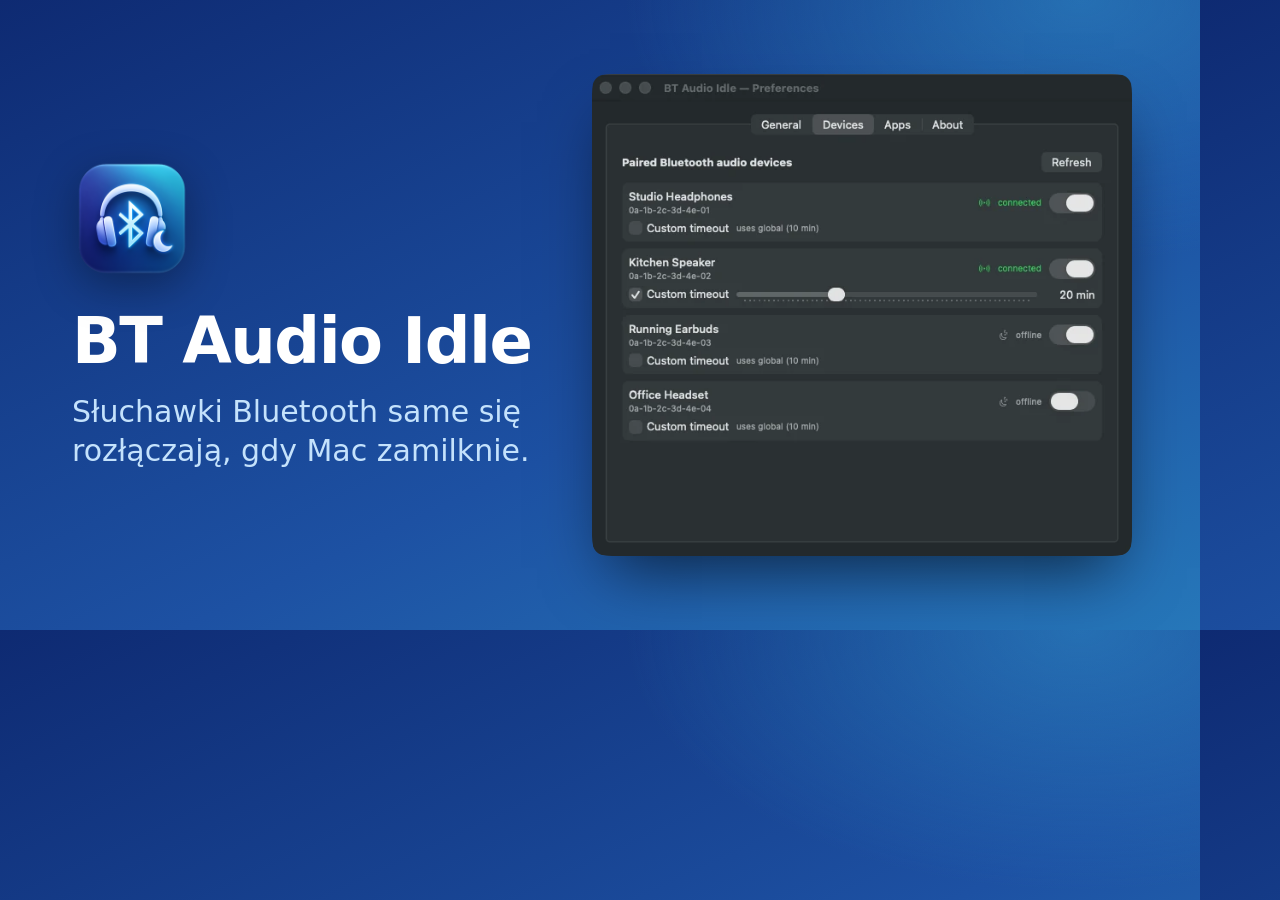
<file: scripts/og-image.html>
<!doctype html>
<!-- Template for site/assets/img/og-image-{pl,en}.jpg, rendered at 1200x630 by
     scripts/site-check.cjs (?lang=pl|en). Not deployed. -->
<html>
<head>
<meta charset="utf-8">
<style>
  html, body { margin: 0; width: 1200px; height: 630px; overflow: hidden; }
  body {
    font-family: -apple-system, BlinkMacSystemFont, "SF Pro Display", system-ui, sans-serif;
    color: #fff; display: grid; grid-template-columns: 1fr 560px; align-items: center; gap: 24px;
    padding: 0 48px 0 72px; box-sizing: border-box;
    background:
      radial-gradient(700px 400px at 90% 0%, rgba(53,162,215,.45), transparent 65%),
      linear-gradient(155deg, #0e2a72 0%, #1d51a3 60%, #2677b9 100%);
  }
  img.icon { width: 120px; height: 120px; filter: drop-shadow(0 12px 22px rgba(0,0,0,.35)); }
  h1 { font-size: 64px; margin: 20px 0 14px; letter-spacing: -1.5px; }
  p { font-size: 30px; line-height: 1.3; color: #c4e2fc; margin: 0; }
  img.shot { width: 540px; border-radius: 14px; box-shadow: 0 30px 60px -18px rgba(0,0,0,.6); }
</style>
</head>
<body>
  <div>
    <img class="icon" src="../site/assets/img/icon-256.png" alt="">
    <h1>BT Audio Idle</h1>
    <p id="tagline"></p>
  </div>
  <img class="shot" src="../site/assets/screenshots/preferences-devices-dark.webp" alt="">
  <script>
    var lang = new URLSearchParams(location.search).get('lang') || 'pl';
    document.getElementById('tagline').textContent = lang === 'en'
      ? 'Bluetooth headphones that disconnect themselves when your Mac goes quiet.'
      : 'Słuchawki Bluetooth same się rozłączają, gdy Mac zamilknie.';
    document.documentElement.lang = lang;
  </script>
</body>
</html>
</file>
<file: site/assets/css/style.css>
/* BT Audio Idle — landing page. Palette sampled from Resources/AppIcon.icns. */
:root {
  --navy: #0e2a72;
  --blue: #1d51a3;
  --cyan: #35a2d7;
  --ice: #c4e2fc;

  --bg: #f6f8fc;
  --surface: #ffffff;
  --surface-2: #eef3fb;
  --text: #0f1b33;
  --muted: #4a5670;
  --border: #d9e2f0;
  --link: #1d51a3;
  --accent: #1d51a3;
  --accent-text: #ffffff;
  --shadow: 0 18px 40px -18px rgba(14, 42, 114, .35);

  --radius: 14px;
  --max: 1120px;
  --font: -apple-system, BlinkMacSystemFont, "SF Pro Text", system-ui, "Segoe UI", Roboto, "Helvetica Neue", Arial, sans-serif;
  --mono: ui-monospace, "SF Mono", Menlo, Consolas, monospace;
  color-scheme: light dark;
}

@media (prefers-color-scheme: dark) {
  :root {
    --bg: #0a1224;
    --surface: #111c34;
    --surface-2: #16233f;
    --text: #e8eef9;
    --muted: #a5b2cb;
    --border: #243453;
    --link: #7cc4ee;
    --accent: #35a2d7;
    --accent-text: #06132e;
    --shadow: 0 18px 40px -18px rgba(0, 0, 0, .7);
  }
}

*, *::before, *::after { box-sizing: border-box; }
html { scroll-behavior: smooth; -webkit-text-size-adjust: 100%; }
@media (prefers-reduced-motion: reduce) { html { scroll-behavior: auto; } }

body {
  margin: 0;
  font-family: var(--font);
  font-size: 1.0625rem;
  line-height: 1.6;
  color: var(--text);
  background: var(--bg);
}

img { max-width: 100%; height: auto; display: block; }
a { color: var(--link); text-underline-offset: .15em; }
a:hover { text-decoration-thickness: 2px; }
:focus-visible { outline: 3px solid var(--cyan); outline-offset: 3px; border-radius: 6px; }
code, kbd { font-family: var(--mono); font-size: .9em; }
code { background: var(--surface-2); padding: .1em .35em; border-radius: 5px; }

.skip-link {
  position: absolute; left: 1rem; top: -3rem; z-index: 100;
  background: var(--accent); color: var(--accent-text);
  padding: .5rem 1rem; border-radius: 8px; text-decoration: none;
}
.skip-link:focus { top: 1rem; }

.container { width: min(100% - 2.5rem, var(--max)); margin-inline: auto; }

/* Header */
.site-header {
  position: sticky; top: 0; z-index: 50;
  background: color-mix(in srgb, var(--bg) 85%, transparent);
  backdrop-filter: saturate(160%) blur(12px);
  -webkit-backdrop-filter: saturate(160%) blur(12px);
  border-bottom: 1px solid var(--border);
}
.header-inner { display: flex; align-items: center; justify-content: space-between; gap: 1rem; min-height: 60px; }
.brand { display: flex; align-items: center; gap: .6rem; font-weight: 700; color: var(--text); text-decoration: none; }
.brand img { width: 32px; height: 32px; }
.main-nav { display: none; }
.main-nav ul { display: flex; gap: 1.25rem; list-style: none; margin: 0; padding: 0; }
.main-nav a { color: var(--muted); text-decoration: none; font-size: .95rem; }
.main-nav a:hover { color: var(--text); }
.lang-switch {
  display: inline-flex; align-items: center; gap: .35rem;
  border: 1px solid var(--border); border-radius: 999px;
  padding: .3rem .8rem; font-size: .9rem; font-weight: 600;
  color: var(--text); text-decoration: none; background: var(--surface);
}
.lang-switch:hover { border-color: var(--cyan); }
@media (min-width: 860px) { .main-nav { display: block; } }

/* Hero */
.hero {
  background:
    radial-gradient(1200px 500px at 85% -10%, rgba(53, 162, 215, .35), transparent 60%),
    linear-gradient(160deg, var(--navy) 0%, var(--blue) 55%, #2677b9 100%);
  color: #fff;
  padding: 3.5rem 0 4rem;
  overflow: hidden;
}
.hero-grid { display: grid; gap: 2.5rem; align-items: center; }
.hero-icon { width: 88px; height: 88px; margin-bottom: 1rem; filter: drop-shadow(0 10px 20px rgba(0,0,0,.35)); }
.hero h1 { font-size: clamp(2.1rem, 6vw, 3.4rem); line-height: 1.1; margin: 0 0 1rem; letter-spacing: -.02em; }
.hero .lead { font-size: clamp(1.1rem, 2.4vw, 1.3rem); color: var(--ice); margin: 0 0 1.75rem; max-width: 36rem; }
.hero-meta { color: var(--ice); font-size: .92rem; margin: 1rem 0 0; }
.hero-shot { position: relative; }
.hero-shot img { border-radius: 12px; box-shadow: 0 30px 60px -20px rgba(0,0,0,.55); margin-inline: auto; }
@media (min-width: 900px) {
  .hero { padding: 5rem 0 5.5rem; }
  .hero-grid { grid-template-columns: 1fr 1.05fr; }
}

.btn-row { display: flex; flex-wrap: wrap; gap: .75rem; }
.btn {
  display: inline-flex; align-items: center; justify-content: center; gap: .5rem;
  min-height: 48px; padding: .75rem 1.4rem; border-radius: 12px;
  font-weight: 650; text-decoration: none; font-size: 1rem;
  transition: transform .15s ease, box-shadow .15s ease;
}
.btn:hover { transform: translateY(-1px); }
.btn-primary { background: #fff; color: var(--navy); box-shadow: 0 10px 24px -10px rgba(0,0,0,.5); }
.btn-ghost { color: #fff; border: 1px solid rgba(255,255,255,.55); }
.btn-ghost:hover { background: rgba(255,255,255,.1); }
.btn svg { width: 20px; height: 20px; flex: none; }

/* Sections */
section { scroll-margin-top: 70px; }
.section { padding: 4rem 0; }
.section-alt { background: var(--surface); border-block: 1px solid var(--border); }
.section h2 { font-size: clamp(1.7rem, 4vw, 2.3rem); line-height: 1.2; margin: 0 0 .75rem; letter-spacing: -.01em; }
.section-intro { color: var(--muted); max-width: 44rem; margin: 0 0 2.5rem; font-size: 1.1rem; }
.eyebrow { text-transform: uppercase; letter-spacing: .08em; font-size: .8rem; font-weight: 700; color: var(--accent); margin: 0 0 .5rem; }

/* Problem */
.problem-grid { display: grid; gap: 1.25rem; }
@media (min-width: 760px) { .problem-grid { grid-template-columns: repeat(3, 1fr); } }
.card {
  background: var(--surface); border: 1px solid var(--border);
  border-radius: var(--radius); padding: 1.4rem 1.5rem;
}
.section-alt .card { background: var(--bg); }
.card h3 { margin: 0 0 .4rem; font-size: 1.1rem; }
.card p { margin: 0; color: var(--muted); }
.card .icon {
  width: 40px; height: 40px; border-radius: 10px; display: grid; place-items: center;
  background: linear-gradient(145deg, var(--blue), var(--cyan)); color: #fff; margin-bottom: .9rem;
}
.card .icon svg { width: 22px; height: 22px; }

/* Features */
.feature {
  display: grid; gap: 1.75rem; align-items: center;
  padding: 2.25rem 0; border-top: 1px solid var(--border);
}
.feature:first-of-type { border-top: 0; padding-top: 0; }
.feature h3 { font-size: 1.45rem; margin: 0 0 .6rem; }
.feature p { color: var(--muted); margin: 0 0 .9rem; }
.feature ul { margin: 0; padding-left: 1.2rem; color: var(--muted); }
.feature li { margin: .3rem 0; }
.feature li strong { color: var(--text); }
@media (min-width: 900px) {
  .feature { grid-template-columns: 1fr 1.15fr; gap: 3rem; }
  .feature.reverse .feature-text { order: 2; }
}
.shot-button {
  display: block; width: 100%; padding: 0; border: 0; background: none; cursor: zoom-in;
  border-radius: 12px;
}
.shot-button img { border-radius: 12px; box-shadow: var(--shadow); margin-inline: auto; }

.chips { display: flex; flex-wrap: wrap; gap: .5rem; list-style: none; padding: 0 !important; margin: 1.5rem 0 0 !important; }
.chips li {
  margin: 0 !important; padding: .35rem .8rem; border-radius: 999px; font-size: .92rem;
  background: var(--surface-2); border: 1px solid var(--border); color: var(--text);
}

/* How it works */
.steps { counter-reset: step; list-style: none; padding: 0; margin: 0; display: grid; gap: 1rem; }
@media (min-width: 760px) { .steps { grid-template-columns: repeat(2, 1fr); } }
@media (min-width: 1040px) { .steps { grid-template-columns: repeat(4, 1fr); } }
.steps li {
  counter-increment: step; position: relative;
  background: var(--bg); border: 1px solid var(--border); border-radius: var(--radius);
  padding: 3.3rem 1.3rem 1.3rem;
}
.steps li::before {
  content: counter(step); position: absolute; top: 1.1rem; left: 1.3rem;
  width: 1.8rem; height: 1.8rem; border-radius: 50%; display: grid; place-items: center;
  font-weight: 700; font-size: .95rem; color: #fff; background: linear-gradient(145deg, var(--blue), var(--cyan));
}
.steps h3 { margin: 0 0 .35rem; font-size: 1.05rem; }
.steps p { margin: 0; color: var(--muted); font-size: .98rem; }

.flow { margin-top: 2.5rem; display: grid; gap: 1.25rem; }
@media (min-width: 900px) { .flow { grid-template-columns: 1fr 1fr; } }
.flow-table { width: 100%; border-collapse: collapse; font-size: .97rem; }
.flow-table caption { text-align: left; font-weight: 700; margin-bottom: .6rem; }
.flow-table th, .flow-table td { text-align: left; padding: .55rem .6rem; border-bottom: 1px solid var(--border); vertical-align: top; }
.flow-table th { color: var(--text); font-weight: 600; width: 42%; }
.flow-table td { color: var(--muted); }
.menu-list { list-style: none; margin: 0; padding: 0; font-size: .97rem; }
.menu-list li { display: flex; justify-content: space-between; gap: 1rem; padding: .45rem 0; border-bottom: 1px solid var(--border); }
.menu-list li span:last-child { color: var(--muted); text-align: right; }
.notif {
  margin-top: 1rem; padding: .9rem 1rem; border-radius: 12px; border: 1px solid var(--border);
  background: var(--surface-2); font-size: .95rem;
}
.notif strong { display: block; }

/* Gallery */
.gallery { display: grid; gap: 1.25rem; grid-template-columns: repeat(auto-fill, minmax(min(100%, 250px), 1fr)); list-style: none; padding: 0; margin: 0; }
.gallery figure { margin: 0; }
.gallery figcaption { margin-top: .55rem; color: var(--muted); font-size: .93rem; text-align: center; }
.gallery .shot-button img { box-shadow: 0 10px 24px -14px rgba(14, 42, 114, .45); }

/* Install */
.install-grid { display: grid; gap: 1.25rem; }
@media (min-width: 900px) { .install-grid { grid-template-columns: 1fr 1fr; } }
.install-grid ol { padding-left: 1.2rem; margin: .5rem 0 0; color: var(--muted); }
.install-grid li { margin: .45rem 0; }
.install-grid li strong { color: var(--text); }
pre {
  background: #0a1430; color: #dbe8ff; padding: 1rem 1.1rem; border-radius: 12px;
  overflow-x: auto; font-size: .9rem; line-height: 1.55; margin: .75rem 0 0;
}
pre code { background: none; padding: 0; color: inherit; }
details { margin-top: 1rem; }
summary { cursor: pointer; font-weight: 650; }
.stack { display: flex; flex-wrap: wrap; gap: .5rem; list-style: none; padding: 0; margin: 1rem 0 0; }
.stack li { font-size: .88rem; padding: .25rem .7rem; border-radius: 8px; background: var(--surface-2); border: 1px solid var(--border); }

.limits { margin: 0; padding-left: 1.2rem; color: var(--muted); }
.limits li { margin: .5rem 0; }
.limits strong { color: var(--text); }

/* Footer */
.site-footer { padding: 2.5rem 0 3rem; color: var(--muted); font-size: .95rem; border-top: 1px solid var(--border); }
.footer-grid { display: grid; gap: 1rem; }
@media (min-width: 760px) { .footer-grid { grid-template-columns: 1.5fr 1fr; } }
.site-footer p { margin: .25rem 0; }
.site-footer ul { list-style: none; padding: 0; margin: 0; }
.site-footer li { margin: .25rem 0; }

/* Lightbox */
.lightbox {
  border: 0; padding: 0; background: transparent; max-width: 96vw; max-height: 94vh;
}
.lightbox::backdrop { background: rgba(4, 10, 24, .82); }
.lightbox img { max-width: 94vw; max-height: 82vh; width: auto; border-radius: 12px; margin-inline: auto; }
.lightbox p { color: #e8eef9; text-align: center; margin: .75rem 0 0; }
.lightbox-close {
  position: fixed; top: 1rem; right: 1rem; width: 44px; height: 44px; border-radius: 50%;
  border: 1px solid rgba(255,255,255,.4); background: rgba(10, 18, 36, .7); color: #fff;
  font-size: 1.5rem; line-height: 1; cursor: pointer;
}

.visually-hidden {
  position: absolute !important; width: 1px; height: 1px; padding: 0; margin: -1px;
  overflow: hidden; clip: rect(0 0 0 0); white-space: nowrap; border: 0;
}
.muted { color: var(--muted); }
</file>
